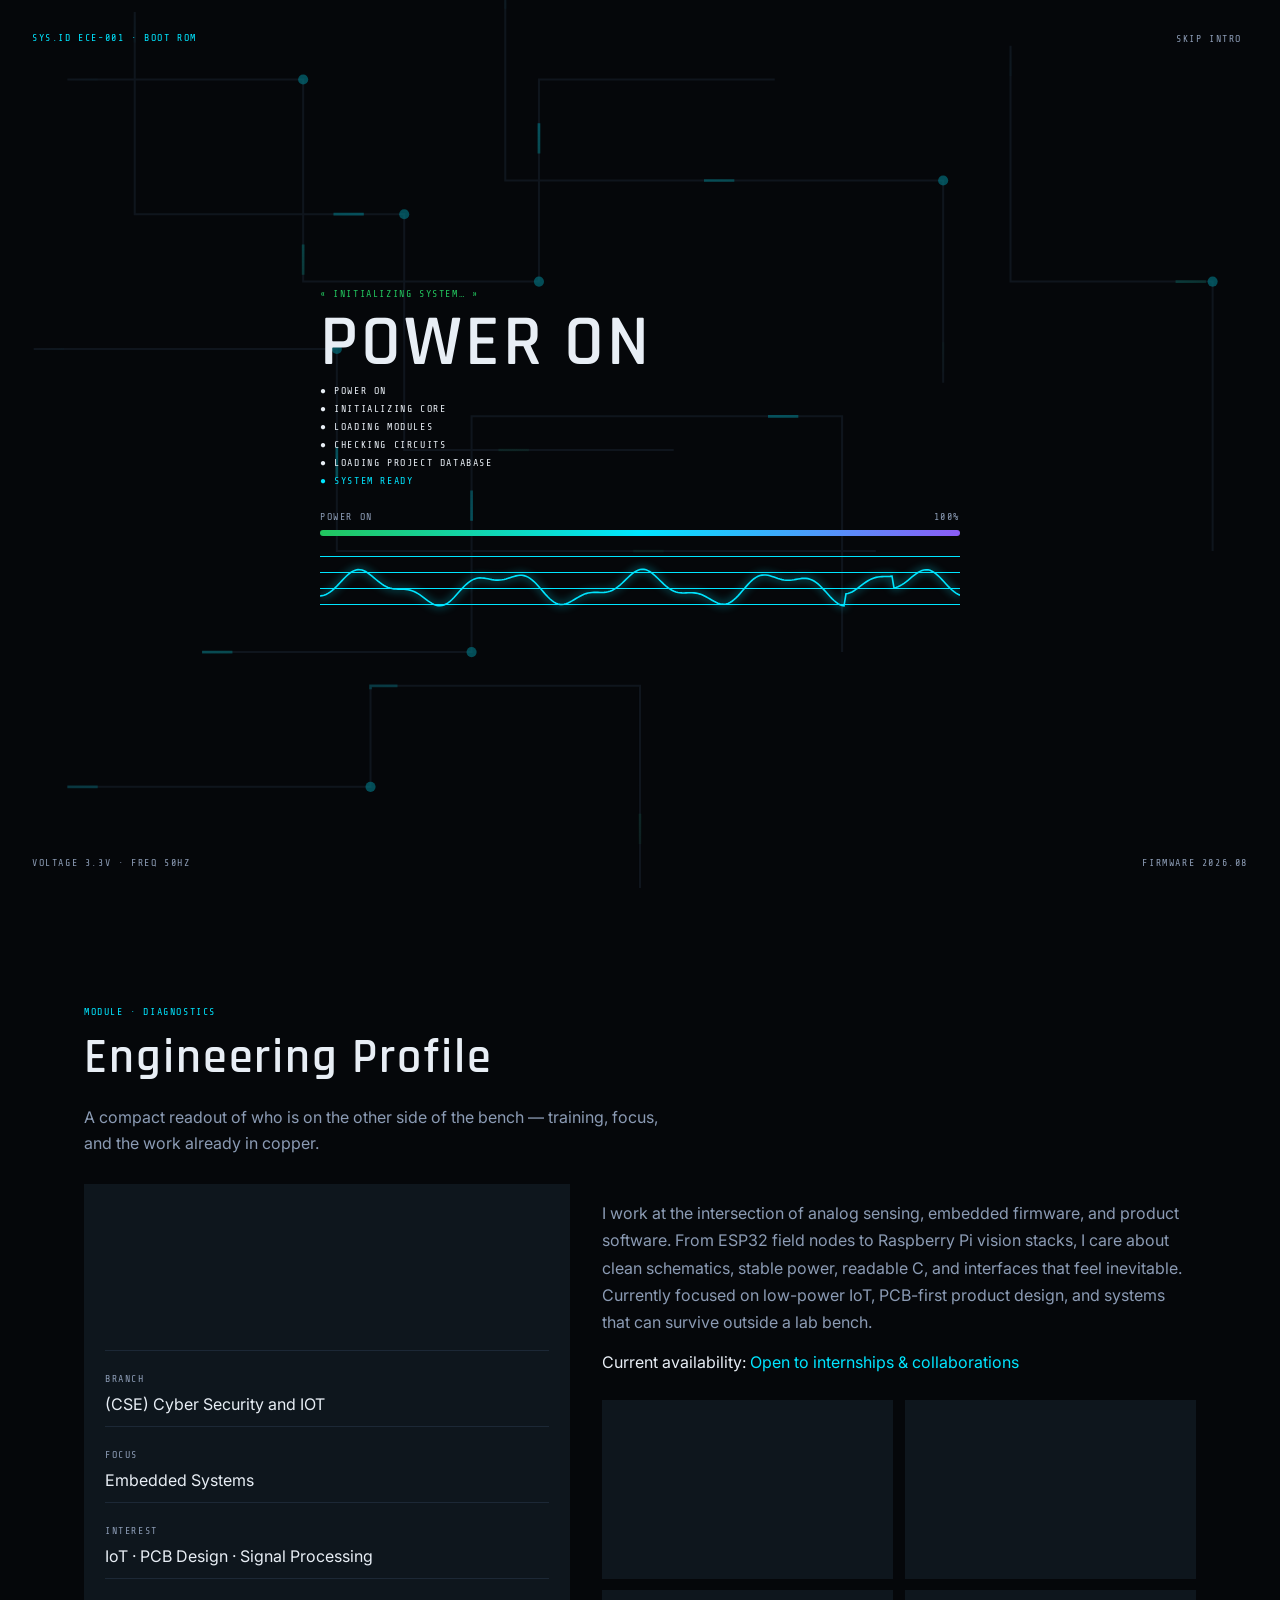
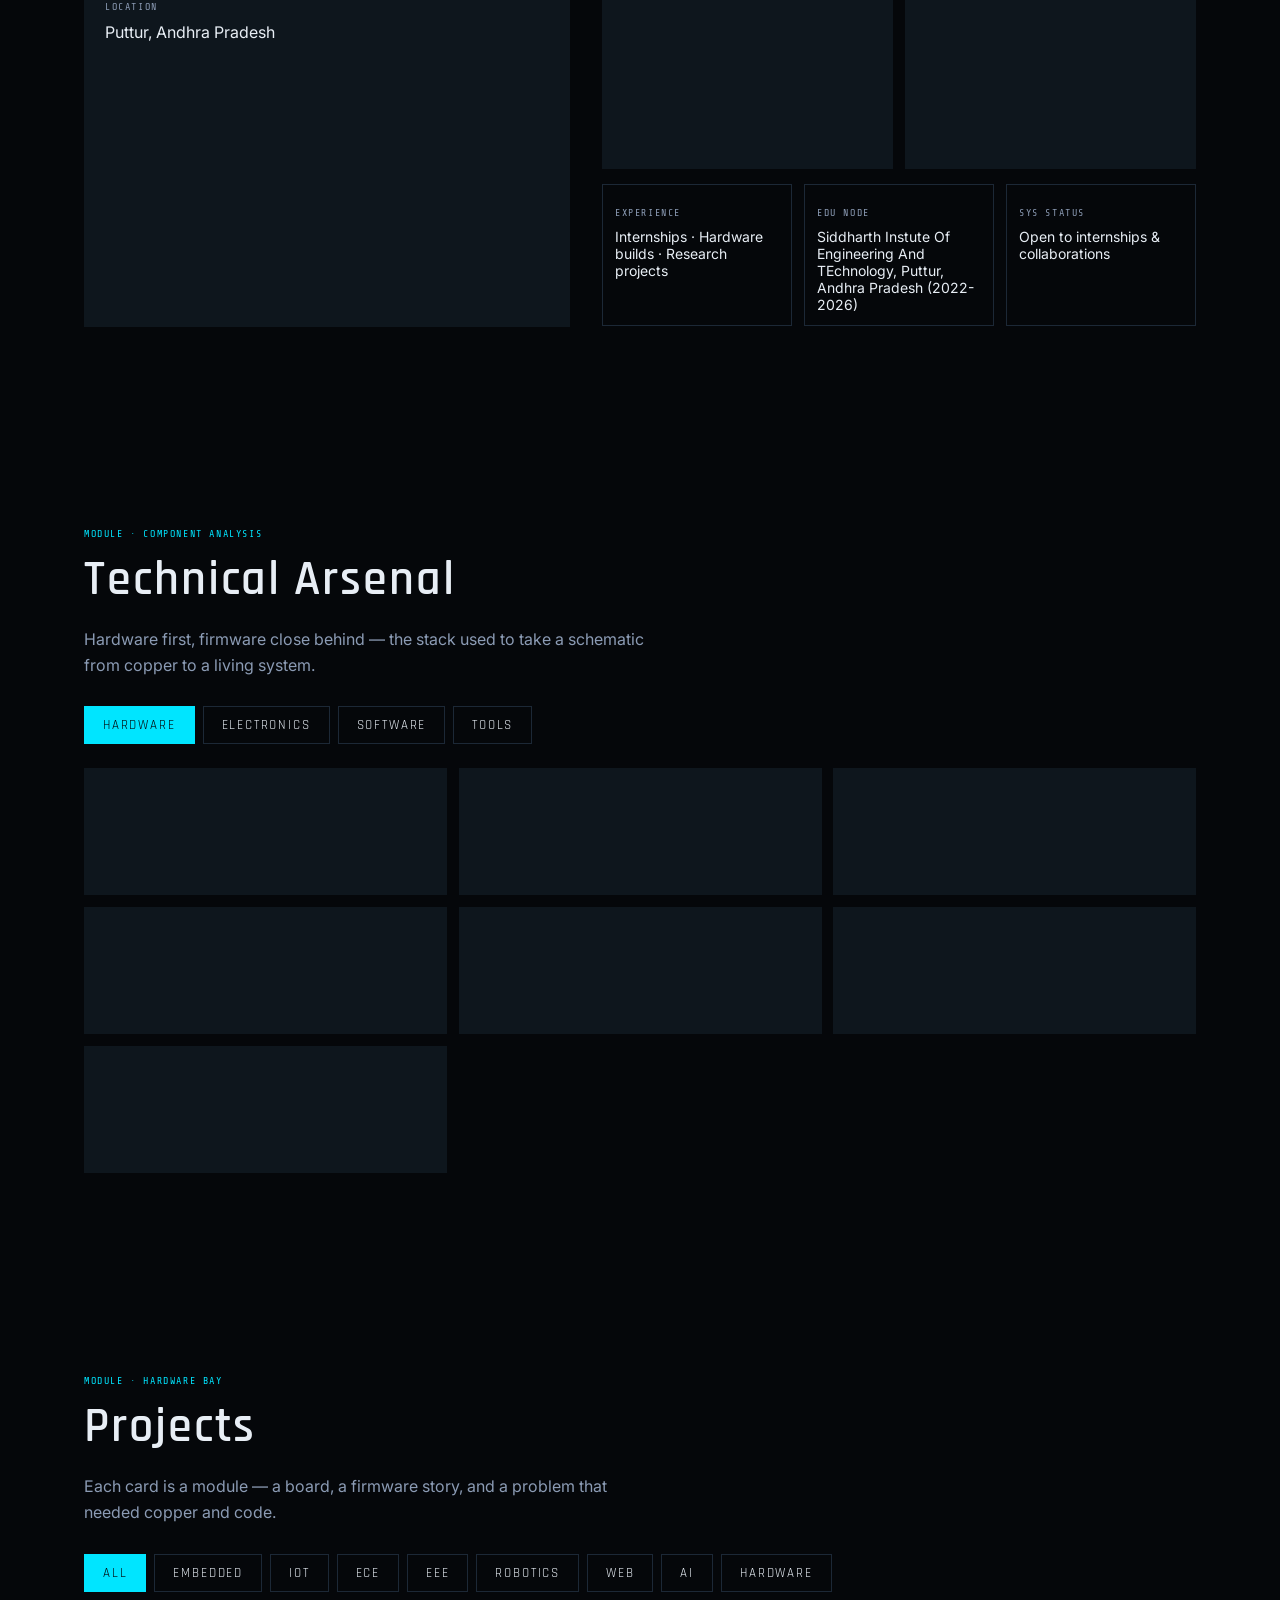
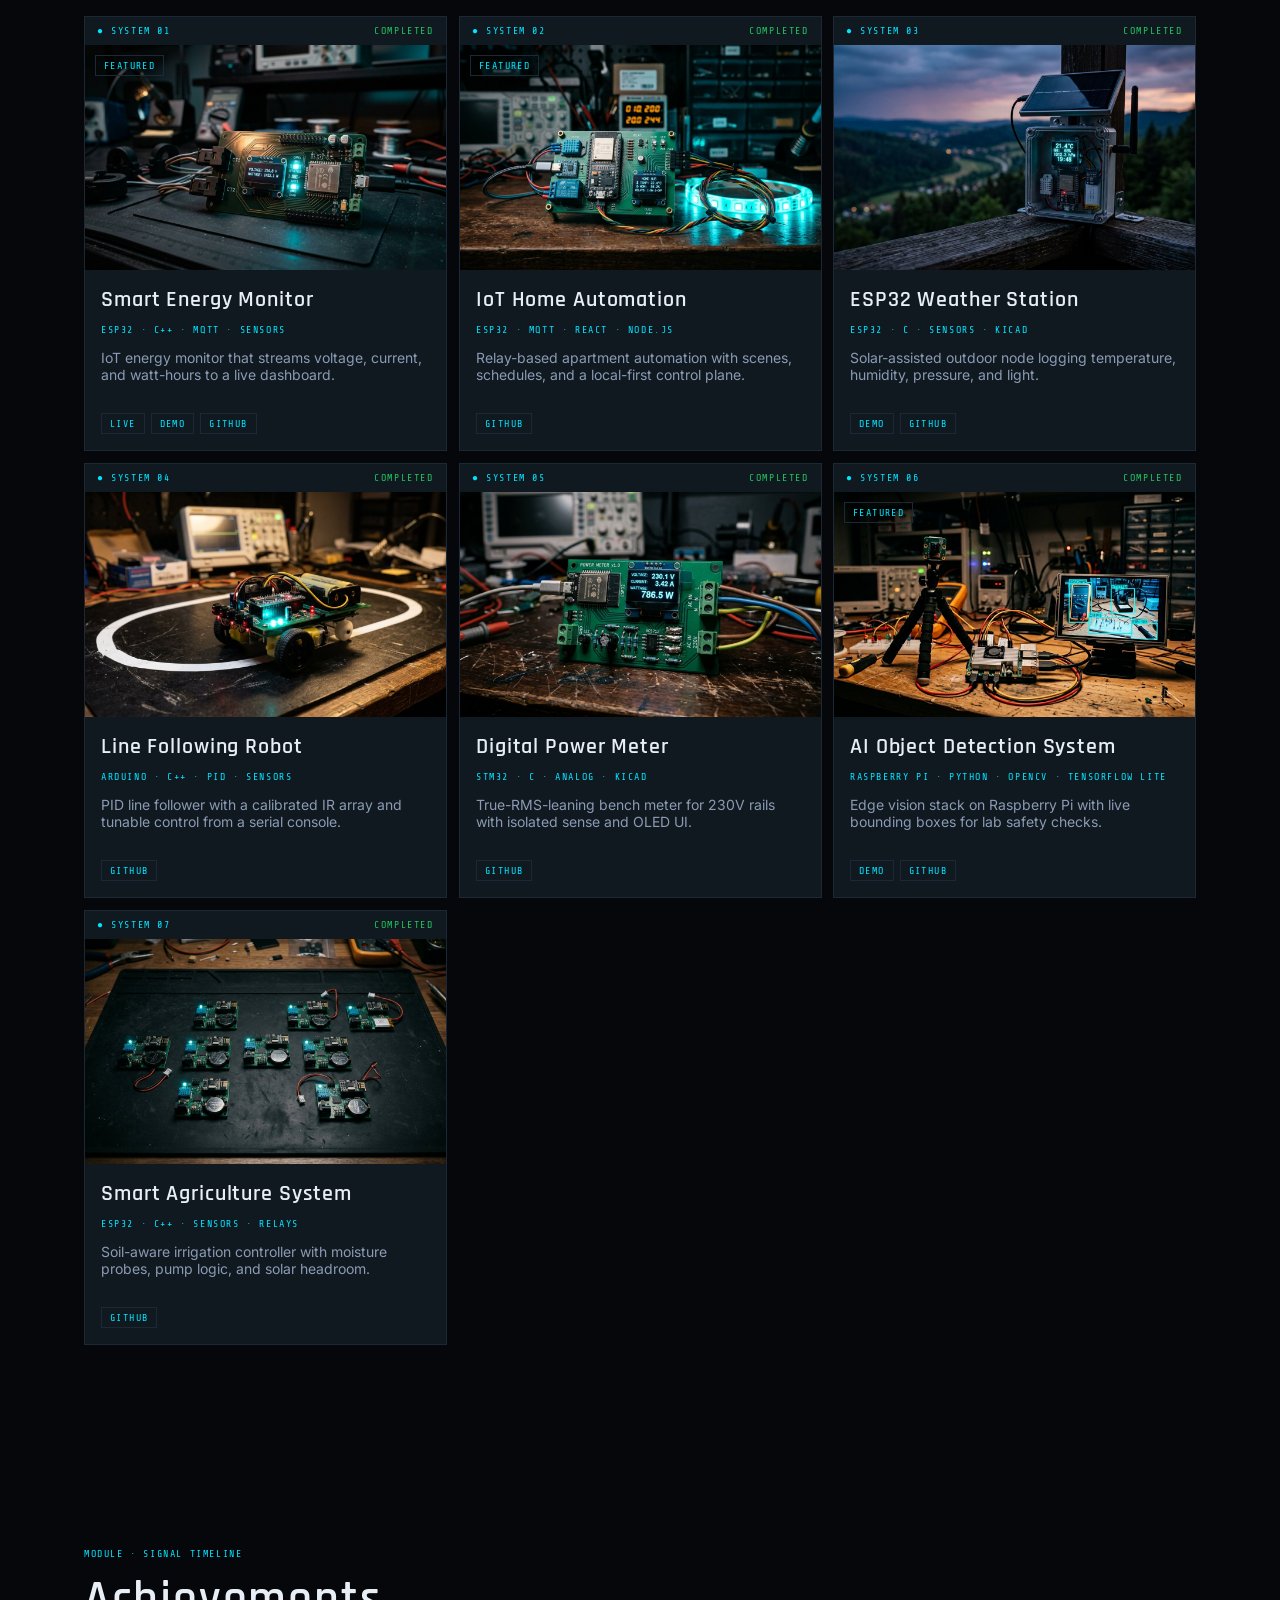
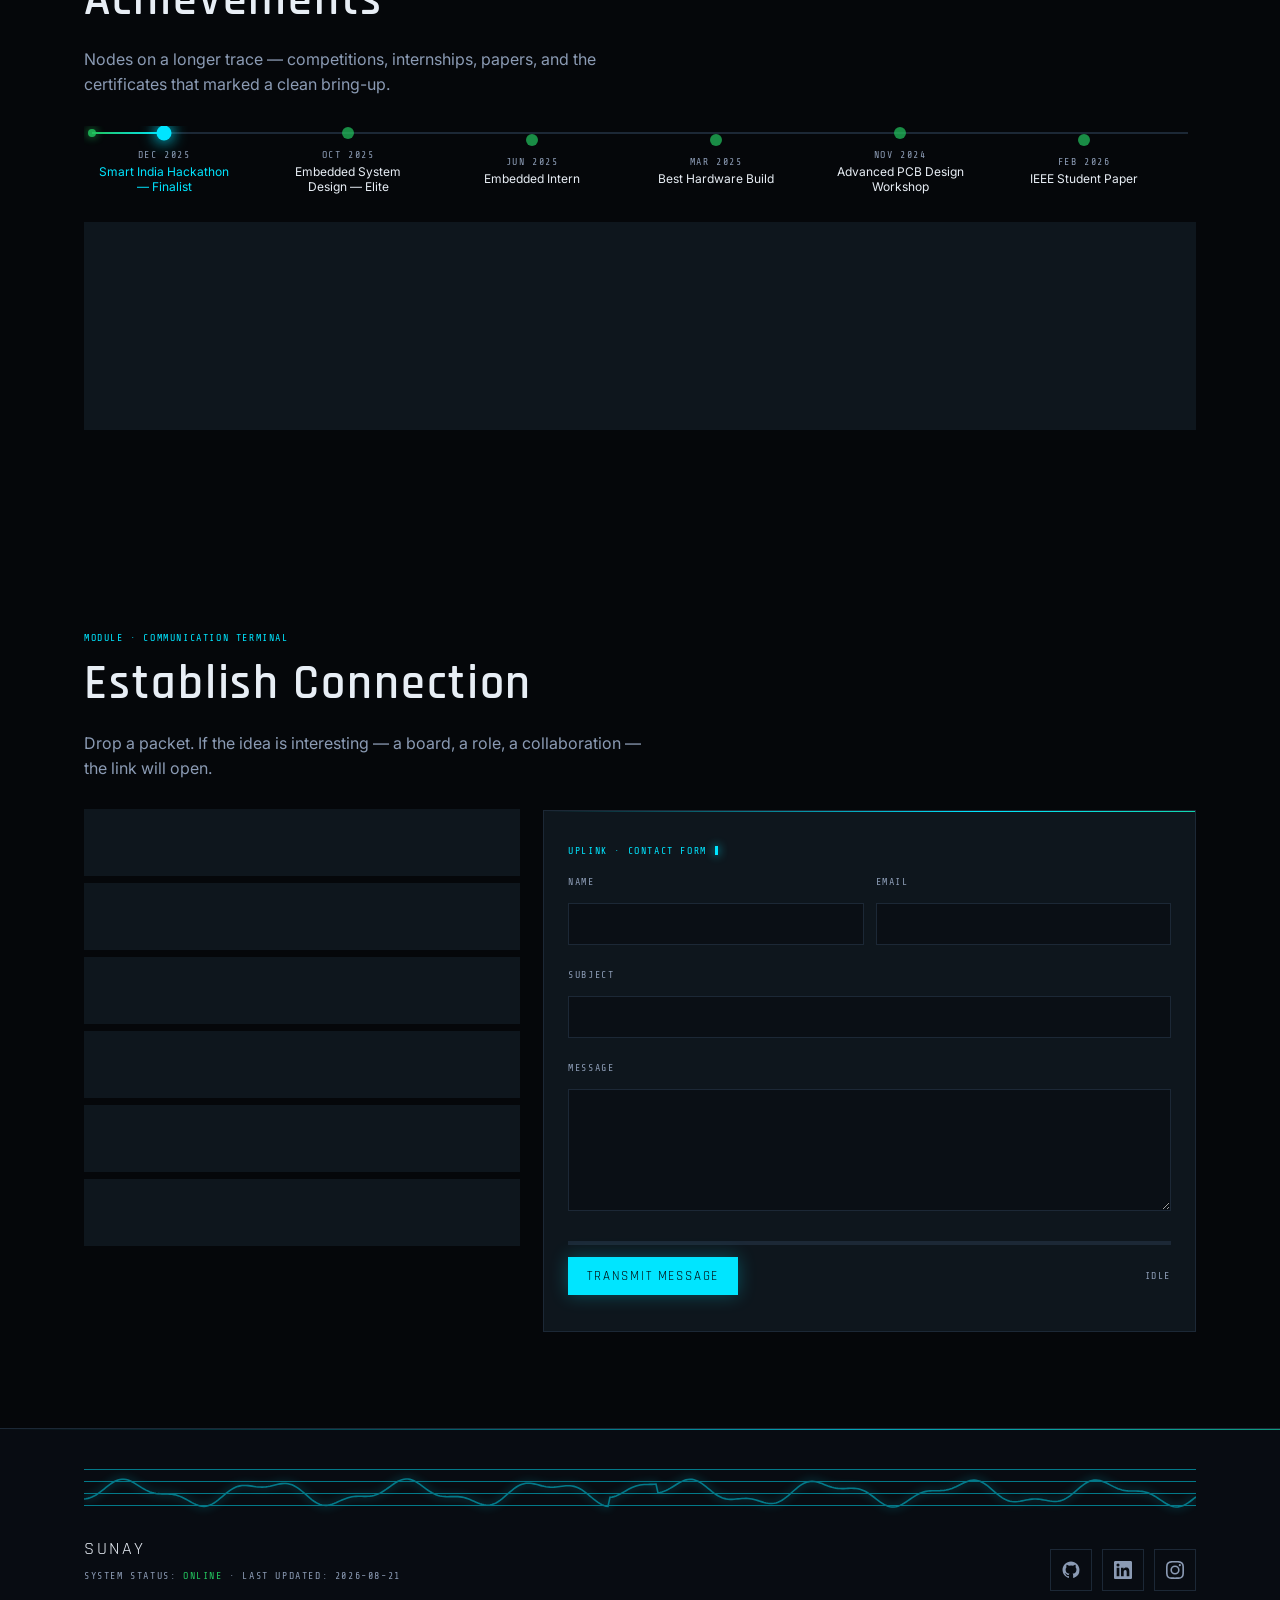
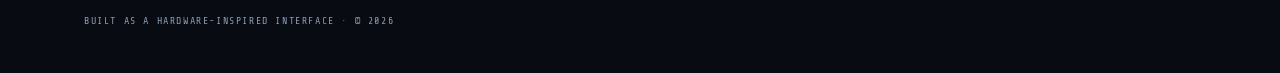
<file: index.html>
<!DOCTYPE html>
<html lang="en">
<head>
<meta charset="UTF-8"/>
<meta name="viewport" content="width=device-width, initial-scale=1"/>
<meta name="theme-color" content="#05070a"/>
<meta name="description" content="Portfolio of SUNAY, Electronics & Communication engineer building embedded systems, IoT products, and hardware-software platforms."/>
<title>SUNAY — Electronic Engineer</title>
<link rel="preconnect" href="https://fonts.googleapis.com"/>
<link href="https://fonts.googleapis.com/css2?family=Inter:wght@400;500;600;700&family=Rajdhani:wght@500;600;700&family=Share+Tech+Mono&display=swap" rel="stylesheet"/>
<style>
:root{
  --bg:#05070a;--bg2:#080c12;--panel:#101820ee;--solid:#101820;--line:#1c2836;
  --text:#e8eef5;--mute:#8b9bb4;--cyan:#00e5ff;--cyan2:#67f0ff;--pcb:#22c55e;
  --violet:#8b5cf6;--amber:#ff9100;--danger:#ff4d6d;--grid:rgba(0,229,255,.045);
  --glow:rgba(0,229,255,.28);--display:Rajdhani,Inter,sans-serif;
  --mono:"Share Tech Mono",ui-monospace,monospace;--void:#05070a;
}
[data-theme="light"]{
  --bg:#eef3f8;--bg2:#e4ebf3;--panel:#ffffffee;--solid:#ffffff;--line:#c9d5e3;
  --text:#0c1520;--mute:#4a5d73;--cyan:#007f92;--cyan2:#0496ad;--pcb:#0d8a42;
  --violet:#5b37c7;--amber:#c05600;--danger:#c81e45;--grid:rgba(12,40,70,.05);
  --glow:rgba(0,127,146,.18);--void:#eef3f8;
}
*{box-sizing:border-box}
html{scroll-behavior:smooth}
html,body{margin:0;min-height:100%;background:var(--bg);color:var(--text);font-family:Inter,system-ui,sans-serif;overflow-x:hidden;transition:background .35s ease,color .35s ease}
a{color:var(--cyan);text-decoration:none}
button,input,textarea,select{font:inherit;color:inherit}
::selection{background:color-mix(in srgb,var(--cyan) 35%,transparent);color:var(--text)}
:focus-visible{outline:2px solid var(--cyan);outline-offset:3px}
.tech{font-family:var(--mono);font-size:10px;letter-spacing:.16em;text-transform:uppercase;color:var(--mute)}
.display{font-family:var(--display)}
.glass{background:var(--panel);backdrop-filter:blur(16px);-webkit-backdrop-filter:blur(16px);border:1px solid var(--line)}
.lab-grid{background-image:linear-gradient(var(--grid) 1px,transparent 1px),linear-gradient(90deg,var(--grid) 1px,transparent 1px);background-size:48px 48px}
.led{display:inline-block;width:8px;height:8px;border-radius:99px;background:var(--pcb);box-shadow:0 0 10px var(--pcb);animation:blink 2.4s ease-in-out infinite;vertical-align:middle}
.text-glow{text-shadow:0 0 18px var(--glow)}
.caret{display:inline-block;width:.55ch;height:.85em;margin-left:2px;background:var(--cyan);box-shadow:0 0 10px var(--cyan);animation:caret 1s steps(1) infinite;vertical-align:-.08em}
.live{animation:voltage 1.8s ease-in-out infinite}
.scan-sweep{position:absolute;inset:0;pointer-events:none;overflow:hidden}
.scan-sweep:after{content:"";position:absolute;left:0;right:0;height:28%;background:linear-gradient(to bottom,transparent,color-mix(in srgb,var(--cyan) 22%,transparent),transparent);animation:scan-sweep 5.8s ease-in-out infinite}
.circuit-run{background:linear-gradient(90deg,transparent,var(--cyan),var(--pcb),transparent);background-size:200% 100%;animation:border-run 2.4s linear infinite;height:1px}
.scanlines{background:repeating-linear-gradient(to bottom,transparent 0,transparent 2px,rgba(0,0,0,.08) 3px);pointer-events:none}
@keyframes blink{0%,100%{opacity:1}50%{opacity:.35}}
@keyframes dashflow{to{stroke-dashoffset:-240}}
@keyframes scan-sweep{0%{transform:translateY(-120%);opacity:0}12%{opacity:.7}100%{transform:translateY(220%);opacity:0}}
@keyframes caret{0%,45%{opacity:1}50%,100%{opacity:0}}
@keyframes voltage{0%,100%{opacity:.55}40%{opacity:1}62%{opacity:.7}}
@keyframes float-drift{0%,100%{transform:translate3d(0,0,0)}50%{transform:translate3d(6px,-10px,0)}}
@keyframes float-y{0%,100%{transform:translateY(0)}50%{transform:translateY(-8px)}}
@keyframes border-run{to{background-position:200% 50%}}
@keyframes wordIn{to{opacity:1;transform:none;filter:none}}
@keyframes rise{from{opacity:0;transform:translateY(22px)}to{opacity:1;transform:none}}
@keyframes pulse-node{0%,100%{opacity:.45;transform:scale(1)}50%{opacity:1;transform:scale(1.25)}}
@keyframes radar{0%{transform:scale(.4);opacity:.55}100%{transform:scale(1.8);opacity:0}}
@keyframes skillIn{from{opacity:0;transform:translateY(18px) rotateX(8deg)}to{opacity:1;transform:none}}
@keyframes cardIn{from{opacity:0;transform:translateY(28px) scale(.98)}to{opacity:1;transform:none}}
@keyframes achIn{from{opacity:0;transform:translateY(16px);filter:blur(6px)}to{opacity:1;transform:none;filter:none}}
@keyframes achOut{to{opacity:0;transform:translateY(-8px);filter:blur(4px)}}
@keyframes ride{0%{left:0}50%{left:92%}100%{left:0}}
@keyframes themeWipe{from{clip-path:circle(0 at var(--x) var(--y))}to{clip-path:circle(150vmax at var(--x) var(--y))}}
@keyframes sunMoon{from{transform:rotate(-90deg) scale(.4);opacity:0}to{transform:none;opacity:1}}
@keyframes splashOut{to{opacity:0;filter:blur(8px)}}
@keyframes hop{0%{offset-distance:0%;opacity:0}8%{opacity:1}92%{opacity:1}100%{offset-distance:100%;opacity:0}}
.word{display:inline-block;margin-right:.28em;opacity:0;transform:translateY(36px);filter:blur(8px);animation:wordIn .55s cubic-bezier(.22,1,.36,1) forwards}
.rise{animation:rise .6s cubic-bezier(.22,1,.36,1) both}
.chip{border:1px solid var(--line);padding:4px 8px;font-family:var(--mono);font-size:10px;letter-spacing:.14em;text-transform:uppercase;color:var(--cyan);display:inline-block;animation:rise .5s both}
.wrap{max-width:1152px;margin:0 auto;padding:0 20px}
section.block{padding:96px 0;position:relative}
h1,h2,h3{font-family:var(--display);font-weight:600;letter-spacing:.04em}
h1{font-size:clamp(36px,7vw,72px);line-height:.95;margin:8px 0}
h2{font-size:clamp(28px,5vw,48px);margin:8px 0 16px}
.sub{color:var(--mute);max-width:36rem;line-height:1.6;margin:0 0 28px}
nav.top{position:fixed;top:12px;left:12px;right:12px;z-index:50;display:flex;align-items:center;justify-content:space-between;gap:12px;padding:10px 16px;max-width:1152px;margin:0 auto;transition:box-shadow .3s,border-color .3s}
nav.top.scrolled{border-color:color-mix(in srgb,var(--cyan) 25%,var(--line));box-shadow:0 0 24px var(--glow)}
.nav-links{display:none;flex-wrap:wrap;gap:4px}
@media(min-width:1024px){.nav-links{display:flex}}
.nav-links a,.nav-links button{background:none;border:0;cursor:pointer;color:var(--mute);font-family:var(--mono);font-size:11px;letter-spacing:.16em;text-transform:uppercase;padding:6px 10px}
.nav-links a:hover,.nav-links a.active{color:var(--cyan)}
.logo{display:flex;align-items:center;gap:10px;background:none;border:0;color:inherit;cursor:pointer}
.logo-mark{width:32px;height:32px;display:grid;place-items:center;border:1px solid color-mix(in srgb,var(--cyan) 40%,transparent);color:var(--cyan);font-family:var(--display)}
.nav-right{display:flex;align-items:center;gap:10px}
.online{display:none;align-items:center;gap:8px;color:var(--pcb)}
@media(min-width:640px){.online{display:flex}.logo span.hidden-sm{display:block}}@media(max-width:639px){.logo span.hidden-sm{display:none}}
.icon-btn{width:36px;height:36px;display:grid;place-items:center;border:1px solid var(--line);background:transparent;color:var(--mute);cursor:pointer;position:relative;overflow:hidden}
.icon-btn:hover{color:var(--cyan);border-color:color-mix(in srgb,var(--cyan) 40%,var(--line))}
.theme-btn svg{position:absolute;width:16px;height:16px;transition:transform .45s cubic-bezier(.22,1,.36,1),opacity .3s}
.theme-btn .ico-sun{opacity:1;transform:rotate(0) scale(1)}
.theme-btn .ico-moon{opacity:0;transform:rotate(90deg) scale(.4)}
[data-theme="light"] .theme-btn .ico-sun{opacity:0;transform:rotate(-90deg) scale(.4)}
[data-theme="light"] .theme-btn .ico-moon{opacity:1;transform:rotate(0) scale(1)}
.burger{display:grid}
@media(min-width:1024px){.burger{display:none}}
.mobile-menu{display:none;position:fixed;top:64px;left:12px;right:12px;z-index:49;padding:12px;max-width:1152px;margin:0 auto}
.mobile-menu.on{display:block}
.mobile-menu a{display:block;width:100%;text-align:left;padding:10px 12px;font-family:var(--mono);font-size:12px;letter-spacing:.16em;text-transform:uppercase;color:var(--text)}
.btn{display:inline-flex;align-items:center;justify-content:center;gap:8px;padding:10px 18px;border:1px solid var(--line);background:transparent;color:var(--text);font-family:var(--display);font-size:13px;letter-spacing:.14em;text-transform:uppercase;cursor:pointer;transition:transform .15s,border-color .2s,color .2s,background .2s}
.btn>span{display:inline-flex;align-items:center;gap:8px;transition:transform .15s ease-out}
.btn:hover{transform:translateY(-2px);border-color:color-mix(in srgb,var(--cyan) 50%,var(--line));color:var(--cyan)}
.btn.p{background:var(--cyan);color:var(--bg);border-color:var(--cyan);box-shadow:0 0 18px var(--glow)}
.btn.p:hover{color:var(--bg);filter:brightness(1.08)}
.btn.on{background:var(--cyan);color:var(--bg);border-color:var(--cyan)}
.hero{min-height:100vh;padding:120px 0 64px;position:relative;overflow:hidden}
.hero-grid{display:grid;gap:40px;align-items:center;position:relative;z-index:2}
@media(min-width:960px){.hero-grid{grid-template-columns:1.05fr .95fr}}
.pcb{position:relative;aspect-ratio:4/3;border:1px solid var(--line);background:color-mix(in srgb,var(--bg2) 80%,transparent);overflow:hidden;touch-action:none;cursor:crosshair;border-radius:2px}
.pcb svg{width:100%;height:100%;display:block}.pcb .orbit{transform-box:fill-box;transform-origin:center}
.pcb-lab{position:absolute;pointer-events:none;font-family:var(--mono);font-size:10px;letter-spacing:.18em;text-transform:uppercase}
.float-lab{position:absolute;z-index:2;border:1px solid var(--line);background:color-mix(in srgb,var(--bg) 80%,transparent);padding:3px 8px;font-family:var(--mono);font-size:9px;letter-spacing:.16em;animation:float-drift 7s ease-in-out infinite}
.meta{display:grid;grid-template-columns:1fr 1fr;gap:8px;margin-top:28px}
@media(min-width:640px){.meta{grid-template-columns:repeat(4,1fr)}}
.meta div{border:1px solid var(--line);padding:10px 12px;animation:rise .55s both}
.cards{display:grid;gap:12px}
@media(min-width:640px){.cards{grid-template-columns:1fr 1fr}}
@media(min-width:960px){.cards.three{grid-template-columns:1fr 1fr 1fr}}
.card{position:relative;border:1px solid var(--line);background:var(--solid);padding:0;overflow:hidden;display:flex;flex-direction:column;transform-style:preserve-3d;transition:transform .2s ease;animation:cardIn .55s cubic-bezier(.22,1,.36,1) both}
.card .run{position:absolute;inset:0 0 auto 0;height:1px;opacity:0;transition:opacity .3s}
.card:hover .run{opacity:1}
.card .body{padding:16px}
.card img{width:100%;height:180px;object-fit:cover;background:var(--bg2);display:block;transition:transform .7s ease}
.card:hover img{transform:scale(1.1)}
.imgwrap{position:relative;overflow:hidden;aspect-ratio:16/10;background:var(--bg2)}
.imgwrap img{width:100%;height:100%;object-fit:cover}
.card .scan{position:absolute;inset:0;opacity:0;pointer-events:none;overflow:hidden;transition:opacity .3s}
.card:hover .scan{opacity:1}
.skill{position:relative;overflow:hidden;padding:16px;animation:skillIn .55s cubic-bezier(.22,1,.36,1) both;transform-style:preserve-3d;transition:transform .2s}
.skill .run{position:absolute;inset:0 0 auto 0;height:1px;opacity:0}
.skill:hover .run{opacity:1}
.stat{font-family:var(--display);font-size:36px;color:var(--cyan)}
.bar{height:4px;background:var(--line);overflow:hidden;margin-top:14px}
.bar>i{display:block;height:100%;width:0;background:linear-gradient(90deg,var(--pcb),var(--cyan));transition:width .9s cubic-bezier(.22,1,.36,1)}
.bar.in>i{width:var(--lvl)}
.modal{position:fixed;inset:0;background:color-mix(in srgb,var(--bg) 80%,transparent);backdrop-filter:blur(12px);z-index:70;overflow:auto;padding:24px;display:none;opacity:0}
.modal.on{display:block;animation:rise .35s ease both}
.modal .box{max-width:860px;margin:32px auto;background:var(--solid);border:1px solid var(--line);position:relative;animation:cardIn .45s cubic-bezier(.22,1,.36,1) both}
.splash{position:fixed;inset:0;z-index:90;background:var(--bg);display:flex;flex-direction:column;justify-content:space-between;padding:32px}
.splash.out{animation:splashOut .5s forwards;pointer-events:none}
.hidden{display:none !important}
.field{width:100%;margin:6px 0 14px;padding:10px;background:color-mix(in srgb,var(--bg) 40%,transparent);border:1px solid var(--line);outline:none;transition:border-color .2s}
.field:focus{border-color:var(--cyan)}
footer.ft{border-top:1px solid var(--line);background:var(--bg2);padding:40px 20px;position:relative;overflow:hidden}
footer.ft .run{position:absolute;inset:0 0 auto 0;height:1px;opacity:.7}
.msg{font-family:var(--mono);font-size:12px;color:var(--pcb)}.msg.bad{color:var(--danger)}
.dot{position:absolute;border-radius:99px;pointer-events:none;box-shadow:0 0 10px currentColor;animation:float-drift 6s ease-in-out infinite}
#cursor-dot,#cursor-ring{position:fixed;top:0;left:0;pointer-events:none;z-index:80;transform:translate(-50%,-50%);border-radius:99px}
#cursor-dot{width:6px;height:6px;background:var(--cyan)}
#cursor-ring{width:36px;height:36px;border:1px solid color-mix(in srgb,var(--cyan) 50%,transparent);transition:width .15s,height .15s,border-color .15s}
#scroll-meter{position:fixed;top:50%;right:12px;width:12px;height:160px;transform:translateY(-50%);z-index:40;display:none}
@media(min-width:900px){#scroll-meter{display:block}}
#scroll-meter .track{width:1px;height:100%;background:var(--line);margin:0 auto;position:relative;overflow:hidden}
#scroll-meter .fill{position:absolute;top:0;left:0;width:100%;background:linear-gradient(to bottom,var(--cyan),var(--pcb))}
#scroll-meter .knob{position:absolute;left:50%;width:8px;height:8px;margin-left:-4px;border-radius:99px;background:var(--cyan);box-shadow:0 0 10px var(--cyan)}
.circuit-bg{position:absolute;inset:0;width:100%;height:100%;opacity:.45;pointer-events:none}
.timeline{position:relative;display:flex;gap:40px;overflow-x:auto;padding:0 8px 28px}
.timeline .rail{position:absolute;left:8px;right:8px;height:2px;background:var(--line);top:5px}
.timeline .rail-fill{position:absolute;left:8px;height:2px;width:0;top:5px;background:linear-gradient(90deg,var(--pcb),var(--cyan));transition:width .55s cubic-bezier(.22,1,.36,1);z-index:1}
.timeline .pulse{position:absolute;top:1px;left:8px;width:10px;height:10px;margin-left:-5px;border-radius:99px;background:var(--cyan);box-shadow:0 0 14px var(--cyan);z-index:3;transition:left .55s cubic-bezier(.22,1,.36,1),top .2s;animation:none}
.timeline .glint{position:absolute;top:2px;left:8px;width:8px;height:8px;margin-left:-4px;border-radius:99px;background:var(--pcb);box-shadow:0 0 10px var(--pcb);z-index:2;animation:ride 7.5s linear infinite;opacity:.85}
.soc{display:flex;flex-wrap:wrap;gap:10px;align-items:center}
.soc a{width:42px;height:42px;display:grid;place-items:center;border:1px solid var(--line);color:var(--mute);background:transparent;transition:color .2s,border-color .2s,transform .2s,box-shadow .2s}
.soc a:hover{color:var(--cyan);border-color:var(--cyan);transform:translateY(-3px);box-shadow:0 0 16px var(--glow)}
.soc a svg{display:block}
.node{position:relative;z-index:1;width:144px;text-align:center;flex:0 0 auto;background:none;border:0;cursor:pointer;color:inherit;animation:rise .5s both;scroll-snap-align:center}
.node i{display:block;width:12px;height:12px;margin:0 auto 10px;border-radius:99px;background:color-mix(in srgb,var(--pcb) 70%,transparent);transition:transform .25s,background .25s,box-shadow .25s;position:relative;z-index:2}
.node.on i{background:var(--cyan);box-shadow:0 0 14px var(--cyan);transform:scale(1.25)}
.node .nt{margin-top:4px;font-size:12px;color:var(--text)}
.node.on .nt{color:var(--cyan)}
.ach-detail{position:relative;overflow:hidden;padding:24px 32px;animation:achIn .35s ease both}
.ach-detail .run{position:absolute;inset:0 0 auto 0;height:1px}
.tx{height:4px;background:var(--line);margin:12px 0;overflow:hidden}
.tx>i{display:block;height:100%;width:0;background:linear-gradient(90deg,var(--pcb),var(--cyan),var(--violet));transition:width .4s}
.tabs{display:flex;flex-wrap:wrap;gap:8px;margin-bottom:24px}
.about-grid{display:grid;gap:32px}
@media(min-width:960px){.about-grid{grid-template-columns:.9fr 1.1fr}}
.profile-pic{position:relative;width:96px;height:96px;flex:0 0 96px}
.profile-pic img{width:96px;height:96px;object-fit:cover;border:1px solid color-mix(in srgb,var(--cyan) 30%,transparent)}
.profile-pic .scan{position:absolute;inset:0;overflow:hidden;pointer-events:none}
.dl{display:flex;gap:12px;border-top:1px solid var(--line);padding-top:12px;margin-top:12px}
.contact-grid{display:grid;gap:24px}
@media(min-width:960px){.contact-grid{grid-template-columns:.8fr 1.2fr}}
.clink{display:flex;align-items:center;gap:12px;padding:14px 16px;margin-bottom:8px;transition:transform .2s,border-color .2s}
.clink-ico{width:36px;height:36px;display:grid;place-items:center;border:1px solid color-mix(in srgb,var(--cyan) 35%,var(--line));color:var(--cyan);flex:0 0 36px}
.clink-ico svg{display:block;width:16px;height:16px}
.clink:hover{transform:translateX(6px);border-color:color-mix(in srgb,var(--cyan) 40%,var(--line))}
#theme-wipe{position:fixed;inset:0;z-index:120;pointer-events:none;opacity:0;background:var(--bg)}
#theme-wipe.go{opacity:1;animation:themeWipe .5s cubic-bezier(.22,1,.36,1) forwards}
.glow-orb{position:absolute;pointer-events:none;border-radius:999px;filter:blur(48px)}
.filter-row{display:flex;flex-wrap:wrap;gap:8px;margin-bottom:24px}
@media (pointer:coarse){#cursor-dot,#cursor-ring{display:none}body,body *{cursor:auto !important}}
@media (prefers-reduced-motion:reduce){
  html{scroll-behavior:auto}
  .scan-sweep:after,.live,.caret,.circuit-run,.float-lab,.dot,.led,.word,.rise,.chip,.card,.skill,.ach-detail,.timeline .pulse,.theme-btn svg{animation:none !important}
  .word{opacity:1;transform:none;filter:none}
}

</style>
</head>
<body>
<div id="theme-wipe" aria-hidden="true"></div>
<div id="splash" class="splash lab-grid">
  <div class="scanlines" style="position:absolute;inset:0;opacity:.4"></div>
  <div style="display:flex;justify-content:space-between;position:relative;z-index:1"><span class="tech" style="color:var(--cyan)">SYS.ID ECE-001 · BOOT ROM</span><button class="tech" style="background:none;border:0;color:var(--mute);cursor:pointer" onclick="skipSplash()">SKIP INTRO</button></div>
  <div style="max-width:640px;margin:auto;width:100%;position:relative;z-index:1">
    <p class="tech" style="color:var(--pcb)">« INITIALIZING SYSTEM… »</p>
    <h1 class="display">POWER ON</h1>
    <div id="boot-steps"></div>
    <div style="margin-top:24px;display:flex;justify-content:space-between" class="tech"><span id="boot-step-lab">POWER ON</span><span id="boot-pct">008%</span></div>
    <div style="height:6px;background:var(--line);margin-top:8px;overflow:hidden;border-radius:99px"><div id="boot-bar" style="height:100%;width:8%;background:linear-gradient(90deg,var(--pcb),var(--cyan),var(--violet));transition:width .4s"></div></div>
    <canvas id="boot-scope" style="width:100%;height:64px;margin-top:20px"></canvas>
  </div>
  <div class="tech" style="display:flex;justify-content:space-between;position:relative;z-index:1"><span>VOLTAGE 3.3V · FREQ 50Hz</span><span>FIRMWARE 2026.08</span></div>
</div>

<nav class="top glass">
  <button class="logo" type="button" onclick="go('home')">
    <span class="logo-mark" id="nav-ini">AV</span>
    <span class="hidden-sm"><span class="display" id="nav-name" style="display:block;font-size:14px;letter-spacing:.16em">ECE LAB</span><span class="tech">SYS.ID ECE-001</span></span>
  </button>
  <div class="nav-links" id="nav-links"></div>
  <div class="nav-right">
    <span class="tech online"><span class="led"></span> SYSTEM ONLINE</span>
    <button class="icon-btn theme-btn" id="theme-btn" type="button" aria-label="Toggle theme" onclick="toggleTheme(event)">
      <svg class="ico-sun" viewBox="0 0 24 24" fill="none" stroke="currentColor" stroke-width="1.8" stroke-linecap="round"><circle cx="12" cy="12" r="4"/><path d="M12 2v2M12 20v2M4.93 4.93l1.41 1.41M17.66 17.66l1.41 1.41M2 12h2M20 12h2M4.93 19.07l1.41-1.41M17.66 6.34l1.41-1.41"/></svg>
      <svg class="ico-moon" viewBox="0 0 24 24" fill="none" stroke="currentColor" stroke-width="1.8" stroke-linecap="round"><path d="M21 14.5A8.5 8.5 0 1 1 9.5 3 7 7 0 0 0 21 14.5z"/></svg>
    </button>
    <button class="icon-btn burger" type="button" aria-label="Open menu" onclick="document.getElementById('mobile-menu').classList.toggle('on')">☰</button>
  </div>
</nav>
<div id="mobile-menu" class="glass mobile-menu"></div>

<section class="hero" id="home">
  <div class="glow-orb" style="top:-96px;right:0;width:320px;height:320px;background:color-mix(in srgb,var(--cyan) 12%,transparent)"></div>
  <div class="glow-orb" style="bottom:0;left:0;width:280px;height:280px;background:color-mix(in srgb,var(--pcb) 12%,transparent)"></div>
  <div class="lab-grid" style="position:absolute;inset:0;opacity:.6"></div>
  <div class="scan-sweep"></div>
  <div class="wrap hero-grid">
    <div>
      <p class="tech rise" style="color:var(--pcb)" id="h-loc"></p>
      <p class="tech rise" style="color:var(--cyan);margin-top:12px;animation-delay:.08s" id="h-title"></p>
      <h1 class="text-glow display" id="h-name"></h1>
      <p class="text-glow display" id="h-head" style="font-size:clamp(22px,4.2vw,40px);line-height:1.05;margin:10px 0 0;letter-spacing:.04em"></p>
      <p class="rise" style="color:var(--mute);max-width:36rem;line-height:1.6;animation-delay:.55s" id="h-bio"></p>
      <div id="h-tags" style="margin-top:16px;display:flex;flex-wrap:wrap;gap:8px"></div>
      <div style="margin-top:28px;display:flex;flex-wrap:wrap;gap:10px">
        <button class="btn p" type="button" onclick="go('projects')"><span>View Projects →</span></button>
        <a class="btn" id="h-resume" href="./resume.html"><span>Resume</span></a>
        <button class="btn" type="button" onclick="go('contact')"><span>Contact</span></button>
      </div>
      <div class="meta" id="h-meta"></div>
    </div>
    <div id="pcb-stage" style="position:relative;will-change:transform">
      <span class="float-lab" style="top:-10px;left:24px;color:var(--mute)">U3 · ESP32-WROOM</span>
      <span class="float-lab" style="top:32%;right:-8px;color:var(--cyan);border-color:color-mix(in srgb,var(--cyan) 30%,transparent);animation-delay:.15s">NET 3V3</span>
      <span class="float-lab" style="bottom:96px;left:8px;color:var(--pcb);border-color:color-mix(in srgb,var(--pcb) 40%,transparent);animation-delay:.3s">SIG · 98%</span>
      <span class="float-lab" style="top:8px;right:40px;color:var(--violet);border-color:color-mix(in srgb,var(--violet) 30%,transparent);animation-delay:.45s">GPIO · BUS</span>
      <div class="pcb lab-grid" id="pcb"></div>
      <div class="tech" style="display:flex;justify-content:space-between;margin-top:8px"><span class="live">SIGNAL 98% · VCC 3.3V</span><span>PROBE ACTIVE</span></div>
      <canvas id="hero-scope" style="width:100%;height:70px"></canvas>
    </div>
  </div>
</section>

<section class="block" id="about"><div class="wrap" id="about-box"></div></section>
<section class="block" id="skills">
  <div class="wrap">
    <p class="tech" style="color:var(--cyan)">MODULE · COMPONENT ANALYSIS</p>
    <h2>Technical Arsenal</h2>
    <p class="sub">Hardware first, firmware close behind — the stack used to take a schematic from copper to a living system.</p>
    <div class="tabs" id="skill-tabs"></div>
    <div class="cards three" id="skills-grid"></div>
  </div>
</section>
<section class="block" id="projects">
  <div class="wrap">
    <p class="tech" style="color:var(--cyan)">MODULE · HARDWARE BAY</p>
    <h2>Projects</h2>
    <p class="sub">Each card is a module — a board, a firmware story, and a problem that needed copper and code.</p>
    <div class="filter-row" id="proj-tabs"></div>
    <div class="cards three" id="proj-grid"></div>
  </div>
</section>
<section class="block" id="achievements"><div class="wrap" id="ach-box"></div></section>
<section class="block" id="contact"><div class="wrap" id="contact-box"></div></section>
<footer class="ft"><div class="wrap" id="foot"></div></footer>
<div class="modal" id="modal" role="dialog" aria-modal="true"></div>
<script type="application/json" id="SEED">{
  "profile": {
    "name": "SUNAY",
    "title": "Electronic Engineer",
    "headline": "BUILDING THE FUTURE\nONE CIRCUIT AT A TIME.",
    "tagline": "Embedded systems · IoT · hardware-software co-design",
    "bio": "Electronics and Communication engineer who treats every board like a story — power rails, signal integrity, firmware, and the interface a human actually touches. I design, prototype, and ship systems that live between silicon and the physical world.",
    "longBio": "I work at the intersection of analog sensing, embedded firmware, and product software. From ESP32 field nodes to Raspberry Pi vision stacks, I care about clean schematics, stable power, readable C, and interfaces that feel inevitable. Currently focused on low-power IoT, PCB-first product design, and systems that can survive outside a lab bench.",
    "branch": "Electronics & Communication Engineering",
    "education": "B.Tech CSE · STDN, Puttur",
    "educationDetail": "Siddharth Instute Of Engineering And TEchnology, Puttur, Andhra Pradesh (2022-2026)",
    "location": "Putur, Andhra Pradesh",
    "focus": "Embedded Systems",
    "interest": "IoT · PCB Design · Signal Processing",
    "experience": "Internships · Hardware builds · Research projects",
    "status": "Building",
    "availability": "Open to internships & collaborations",
    "email": "sunayp16@gmail.com",
    "phone": "+91 98765 43210",
    "github": "https://github.com/sunay-6",
    "linkedin": "https://linkedin.com/in/adityavarma",
    "instagram": "https://instagram.com/aditya.circuits",
    "resumeUrl": "/resume.html",
    "image": "/images/profile.jpg",
    "stats": {
      "projects": 12,
      "technologies": 18,
      "hardware": 8,
      "achievements": 6
    }
  },
  "settings": {
    "siteTitle": "SUNAY — Electronic Engineer",
    "siteDescription": "Portfolio of SUNAY, Electronics & Communication engineer building embedded systems, IoT products, and hardware-software platforms.",
    "lastUpdated": "2026-08-19"
  },
  "stats": {
    "views": 1284
  },
  "projects": [
    {
      "id": "p1",
      "title": "Smart Energy Monitor",
      "description": "IoT energy monitor that streams voltage, current, and watt-hours to a live dashboard.",
      "fullDescription": "A production-minded energy monitor built around ESP32 and a non-invasive CT sensor. The analog front-end is conditioned, sampled, and calibrated against a reference meter.",
      "problem": "Hostel and lab spaces had no cheap, trustworthy way to see real-time consumption.",
      "solution": "A clamp-on CT + voltage sense PCB with calibrated firmware and a cloud dashboard.",
      "category": "IoT",
      "technologies": [
        "ESP32",
        "C++",
        "MQTT",
        "Sensors",
        "KiCad"
      ],
      "hardware": [
        "ESP32-WROOM",
        "SCT-013 CT",
        "OLED"
      ],
      "features": [
        "Real-time V/I/P",
        "kWh accumulation",
        "MQTT telemetry"
      ],
      "image": "/images/projects/energy-monitor.jpg",
      "liveUrl": "https://energy.adityavarma.dev",
      "demoUrl": "https://www.youtube.com/watch?v=dQw4w9WgXcQ",
      "githubUrl": "https://github.com/adityavarma/smart-energy-monitor",
      "featured": true,
      "status": "Completed",
      "date": "2025-11",
      "order": 1
    },
    {
      "id": "p2",
      "title": "IoT Home Automation",
      "description": "Relay-based apartment automation with scenes, schedules, and a local-first control plane.",
      "fullDescription": "A home automation hub that prefers the LAN. ESP32 firmware drives relays and sensors.",
      "problem": "Cloud-only smart switches fail when the uplink dies.",
      "solution": "Local MQTT broker, latching relays, and a LAN dashboard.",
      "category": "IoT",
      "technologies": [
        "ESP32",
        "MQTT",
        "React",
        "Node.js"
      ],
      "hardware": [
        "ESP32",
        "4-ch relay",
        "DHT22"
      ],
      "features": [
        "Room scenes",
        "Schedules",
        "Local-first"
      ],
      "image": "/images/projects/home-automation.jpg",
      "liveUrl": "",
      "demoUrl": "",
      "githubUrl": "https://github.com/adityavarma/iot-home-hub",
      "featured": true,
      "status": "Completed",
      "date": "2025-08",
      "order": 2
    },
    {
      "id": "p3",
      "title": "ESP32 Weather Station",
      "description": "Solar-assisted outdoor node logging temperature, humidity, pressure, and light.",
      "fullDescription": "A weather node designed to live outside a lab with deep-sleep firmware and solar trickle charge.",
      "problem": "Campus microclimate data was anecdotal.",
      "solution": "Low-power ESP32 node and a ventilated enclosure.",
      "category": "Embedded",
      "technologies": [
        "ESP32",
        "C",
        "Sensors",
        "KiCad"
      ],
      "hardware": [
        "ESP32",
        "BME280",
        "BH1750"
      ],
      "features": [
        "Deep sleep",
        "Solar assist",
        "OLED readout"
      ],
      "image": "/images/projects/weather-station.jpg",
      "liveUrl": "",
      "demoUrl": "https://vimeo.com/148751763",
      "githubUrl": "https://github.com/adityavarma/esp32-weather",
      "featured": false,
      "status": "Completed",
      "date": "2025-06",
      "order": 3
    },
    {
      "id": "p4",
      "title": "Smart Attendance System",
      "description": "RFID attendance with anti-proxy rules, CSV export, and a faculty console.",
      "fullDescription": "MFRC522 + ESP32 attendance kiosk that writes logs locally and syncs when the network is up.",
      "problem": "Paper attendance was trivial to spoof.",
      "solution": "Card tap, timestamped logs, and an offline queue.",
      "category": "Embedded",
      "technologies": [
        "ESP32",
        "RFID",
        "C++"
      ],
      "hardware": [
        "ESP32",
        "MFRC522",
        "LCD"
      ],
      "features": [
        "RFID tap",
        "Anti-proxy window",
        "CSV export"
      ],
      "image": "/images/projects/attendance.jpg",
      "liveUrl": "",
      "demoUrl": "",
      "githubUrl": "https://github.com/adityavarma/smart-attendance",
      "featured": false,
      "status": "Completed",
      "date": "2025-03",
      "order": 4
    },
    {
      "id": "p5",
      "title": "Line Following Robot",
      "description": "PID line follower with a calibrated IR array and tunable control from a serial console.",
      "fullDescription": "A compact differential-drive robot that treats line following as a control problem.",
      "problem": "Most campus line-followers oscillate on tight radii.",
      "solution": "Calibrated sensor map and velocity-limited PID.",
      "category": "Robotics",
      "technologies": [
        "Arduino",
        "C++",
        "PID",
        "Sensors"
      ],
      "hardware": [
        "Arduino Nano",
        "IR array",
        "N20 motors"
      ],
      "features": [
        "PID control",
        "Sensor calibration",
        "Serial telemetry"
      ],
      "image": "/images/projects/line-follower.jpg",
      "liveUrl": "",
      "demoUrl": "",
      "githubUrl": "https://github.com/adityavarma/line-follower",
      "featured": false,
      "status": "Completed",
      "date": "2024-12",
      "order": 5
    },
    {
      "id": "p6",
      "title": "Palm Vein Scanner",
      "description": "Near-infrared palm-vein capture rig exploring contactless biometric authentication.",
      "fullDescription": "A research prototype that illuminates the palm with NIR LEDs and captures vein patterns.",
      "problem": "Fingerprint kiosks fail with dust and hygiene concerns.",
      "solution": "Contactless NIR imaging and a vein-contrast pipeline.",
      "category": "AI",
      "technologies": [
        "Raspberry Pi",
        "Python",
        "OpenCV"
      ],
      "hardware": [
        "Raspberry Pi 4",
        "NoIR camera",
        "850nm LEDs"
      ],
      "features": [
        "NIR illumination",
        "Palm guidance",
        "Template match"
      ],
      "image": "/images/projects/palm-vein.jpg",
      "liveUrl": "",
      "demoUrl": "",
      "githubUrl": "https://github.com/adityavarma/palm-vein",
      "featured": true,
      "status": "In Progress",
      "date": "2026-04",
      "order": 6
    },
    {
      "id": "p7",
      "title": "Digital Power Meter",
      "description": "True-RMS-leaning bench meter for 230V rails with isolated sense and OLED UI.",
      "fullDescription": "A student-safe power meter with isolated voltage sensing and hall-effect current.",
      "problem": "Department benches lacked a readable digital wattmeter.",
      "solution": "Isolated analog front-end and a three-page OLED UI.",
      "category": "EEE",
      "technologies": [
        "STM32",
        "C",
        "Analog",
        "KiCad"
      ],
      "hardware": [
        "STM32F103",
        "ACS712",
        "OLED"
      ],
      "features": [
        "V/I/P display",
        "Energy tally",
        "Isolation"
      ],
      "image": "/images/projects/power-meter.jpg",
      "liveUrl": "",
      "demoUrl": "",
      "githubUrl": "https://github.com/adityavarma/digital-power-meter",
      "featured": false,
      "status": "Completed",
      "date": "2025-01",
      "order": 7
    },
    {
      "id": "p8",
      "title": "AI Object Detection System",
      "description": "Edge vision stack on Raspberry Pi with live bounding boxes for lab safety checks.",
      "fullDescription": "A compact vision node that runs a quantized detector for PPE and restricted-zone intrusion.",
      "problem": "Open lab hours needed a lightweight PPE check without a cloud GPU.",
      "solution": "Pi + camera + quantized model with a status beacon.",
      "category": "AI",
      "technologies": [
        "Raspberry Pi",
        "Python",
        "OpenCV",
        "TensorFlow Lite"
      ],
      "hardware": [
        "Raspberry Pi 4",
        "Pi Camera",
        "HDMI display"
      ],
      "features": [
        "On-device inference",
        "Live boxes",
        "Event log"
      ],
      "image": "/images/projects/object-detection.jpg",
      "liveUrl": "",
      "demoUrl": "https://www.youtube.com/watch?v=aircAruvnKk",
      "githubUrl": "https://github.com/adityavarma/edge-detect",
      "featured": true,
      "status": "Completed",
      "date": "2026-02",
      "order": 8
    },
    {
      "id": "p9",
      "title": "PCB Sensor Network",
      "description": "Mesh of identical sensor nodes sharing temperature, light, and battery over ESP-NOW.",
      "fullDescription": "A family of postage-stamp PCBs that wake, sample, and gossip state over ESP-NOW.",
      "problem": "Breadboard wireless demos never survived more than an afternoon.",
      "solution": "A single 2-layer node PCB and a simple send window.",
      "category": "Hardware",
      "technologies": [
        "ESP32",
        "ESP-NOW",
        "KiCad",
        "C"
      ],
      "hardware": [
        "ESP32-C3",
        "SHT30",
        "Custom PCB"
      ],
      "features": [
        "ESP-NOW mesh",
        "Battery telemetry",
        "Fab-ready gerbers"
      ],
      "image": "/images/projects/sensor-network.jpg",
      "liveUrl": "",
      "demoUrl": "",
      "githubUrl": "https://github.com/adityavarma/pcb-sensor-net",
      "featured": false,
      "status": "Completed",
      "date": "2025-09",
      "order": 9
    },
    {
      "id": "p10",
      "title": "Smart Agriculture System",
      "description": "Soil-aware irrigation controller with moisture probes, pump logic, and solar headroom.",
      "fullDescription": "A field controller that waters only when the root zone asks.",
      "problem": "Manual watering over-saturated seedlings.",
      "solution": "Multi-point moisture sensing and time-bounded pump runs.",
      "category": "IoT",
      "technologies": [
        "ESP32",
        "C++",
        "Sensors",
        "Relays"
      ],
      "hardware": [
        "ESP32",
        "Soil probes",
        "Pump"
      ],
      "features": [
        "Multi-zone moisture",
        "Pump interlock",
        "Solar headroom"
      ],
      "image": "/images/projects/agriculture.jpg",
      "liveUrl": "",
      "demoUrl": "",
      "githubUrl": "https://github.com/adityavarma/smart-agri",
      "featured": false,
      "status": "Completed",
      "date": "2024-10",
      "order": 10
    }
  ],
  "achievements": [
    {
      "id": "a1",
      "title": "Smart India Hackathon — Finalist",
      "organization": "SIH / MoE",
      "description": "National finalist for an IoT civic-utility prototype that monitored community water pumps.",
      "date": "2025-12",
      "category": "Hackathon",
      "order": 1
    },
    {
      "id": "a2",
      "title": "Embedded System Design — Elite",
      "organization": "NPTEL",
      "description": "Elite certification covering MCU architecture, interfacing, and firmware structure.",
      "date": "2025-10",
      "category": "Certification",
      "order": 2
    },
    {
      "id": "a3",
      "title": "Embedded Intern",
      "organization": "CircuitForge Labs, Hyderabad",
      "description": "Eight-week internship on sensor bring-up and field firmware for an industrial telemetry node.",
      "date": "2025-06",
      "category": "Internship",
      "order": 3
    },
    {
      "id": "a4",
      "title": "Best Hardware Build",
      "organization": "VRSEC Project Expo",
      "description": "Department award for the Smart Energy Monitor — cited for calibration rigor.",
      "date": "2025-03",
      "category": "Award",
      "order": 4
    },
    {
      "id": "a5",
      "title": "Advanced PCB Design Workshop",
      "organization": "IEEE Student Branch",
      "description": "Hands-on four-layer workshop: stack-ups, return paths, and DFM checks.",
      "date": "2024-11",
      "category": "Workshop",
      "order": 5
    },
    {
      "id": "a6",
      "title": "IEEE Student Paper",
      "organization": "IEEE HYDCON Student Track",
      "description": "Presented a short paper on low-cost NIR palm-vein capture for lab access control.",
      "date": "2026-02",
      "category": "Academic",
      "order": 6
    }
  ],
  "skills": [
    {
      "id": "s1",
      "name": "Arduino",
      "category": "Hardware",
      "level": 92,
      "description": "Rapid prototyping, shields, sensor integration, and production-minded sketches."
    },
    {
      "id": "s2",
      "name": "ESP32",
      "category": "Hardware",
      "level": 90,
      "description": "Wi-Fi/BLE firmware, FreeRTOS tasks, low-power modes, and field telemetry."
    },
    {
      "id": "s3",
      "name": "Raspberry Pi",
      "category": "Hardware",
      "level": 84,
      "description": "Edge compute, camera pipelines, Linux services, and gateway nodes."
    },
    {
      "id": "s4",
      "name": "Sensors",
      "category": "Hardware",
      "level": 88,
      "description": "Analog front-ends, calibration, filtering, and noisy real-world signals."
    },
    {
      "id": "s5",
      "name": "Microcontrollers",
      "category": "Hardware",
      "level": 86,
      "description": "AVR, ARM Cortex-M, timers, DMA, interrupts, and bare-metal bring-up."
    },
    {
      "id": "s6",
      "name": "PCB Design",
      "category": "Hardware",
      "level": 80,
      "description": "KiCad schematics, 2–4 layer layouts, DRC, and manufacturable gerbers."
    },
    {
      "id": "s7",
      "name": "Embedded Systems",
      "category": "Hardware",
      "level": 91,
      "description": "Firmware architecture, drivers, RTOS, and hardware-software contracts."
    },
    {
      "id": "s8",
      "name": "Analog Electronics",
      "category": "Electronics",
      "level": 82,
      "description": "Op-amps, filters, ADC conditioning, and measurement circuits."
    },
    {
      "id": "s9",
      "name": "Digital Electronics",
      "category": "Electronics",
      "level": 88,
      "description": "FSM design, timing, logic, and microcontroller interfacing."
    },
    {
      "id": "s10",
      "name": "Communication Systems",
      "category": "Electronics",
      "level": 76,
      "description": "Modulation basics, RF links, UART/SPI/I2C, and protocol stacks."
    },
    {
      "id": "s11",
      "name": "Circuit Design",
      "category": "Electronics",
      "level": 85,
      "description": "From napkin schematic to stable, testable, documented boards."
    },
    {
      "id": "s12",
      "name": "Power Electronics",
      "category": "Electronics",
      "level": 74,
      "description": "SMPS basics, battery management, and efficient 3.3/5V rails."
    },
    {
      "id": "s13",
      "name": "Signal Processing",
      "category": "Electronics",
      "level": 78,
      "description": "Filtering, FFT intuition, sensor fusion, and noise rejection."
    },
    {
      "id": "s14",
      "name": "C",
      "category": "Software",
      "level": 90,
      "description": "Embedded C, drivers, memory-aware firmware, and portable HAL layers."
    },
    {
      "id": "s15",
      "name": "C++",
      "category": "Software",
      "level": 82,
      "description": "Arduino/ESP abstractions, lightweight classes, and robotics firmware."
    },
    {
      "id": "s16",
      "name": "Python",
      "category": "Software",
      "level": 86,
      "description": "Test harnesses, data logging, ML inference, and lab automation."
    },
    {
      "id": "s17",
      "name": "JavaScript",
      "category": "Software",
      "level": 80,
      "description": "Dashboards, device UIs, and tooling around hardware products."
    },
    {
      "id": "s18",
      "name": "React",
      "category": "Software",
      "level": 78,
      "description": "Operator consoles, telemetry dashboards, and portfolio-grade interfaces."
    },
    {
      "id": "s19",
      "name": "Node.js",
      "category": "Software",
      "level": 74,
      "description": "Device APIs, MQTT bridges, and lightweight backend services."
    },
    {
      "id": "s20",
      "name": "Arduino IDE",
      "category": "Tools",
      "level": 93,
      "description": "Daily driver for bring-up, libraries, and classroom-to-field prototypes."
    },
    {
      "id": "s21",
      "name": "KiCad",
      "category": "Tools",
      "level": 81,
      "description": "Schematic capture, footprint hygiene, and fab-ready PCB output."
    },
    {
      "id": "s22",
      "name": "Proteus",
      "category": "Tools",
      "level": 77,
      "description": "Circuit simulation and firmware-in-the-loop before copper is cut."
    },
    {
      "id": "s23",
      "name": "MATLAB",
      "category": "Tools",
      "level": 72,
      "description": "Signal analysis, control sketches, and academic DSP workflows."
    },
    {
      "id": "s24",
      "name": "Git",
      "category": "Tools",
      "level": 84,
      "description": "Versioned firmware, gerbers, and documentation that survive handoff."
    },
    {
      "id": "s25",
      "name": "GitHub",
      "category": "Tools",
      "level": 85,
      "description": "Open hardware notes, issue-driven builds, and clean public repos."
    }
  ]
}</script>
<script>
const KEY='ece_lab_db_v1', SAFETY='ece_lab_db_v1_safety', AUTH='ece_auth', THEME_KEY='ece_theme';
const SECRET=/password|token|secret|apiKey|privateKey|accessToken|refreshToken|passwordHash|adminPassword/i;
const PUB=['profile','settings','stats','projects','achievements','skills'];
const REDUCE=matchMedia('(prefers-reduced-motion: reduce)').matches;
const TOUCH=matchMedia('(pointer: coarse)').matches;
const LINKS=[['home','Home'],['about','About'],['skills','Skills'],['projects','Projects'],['achievements','Achievements'],['contact','Contact']];
const SK_CATS=['Hardware','Electronics','Software','Tools'];
const PR_CATS=['All','Embedded','IoT','ECE','EEE','Robotics','Web','AI','Hardware'];
const PCB_NODES=[
  {id:'U1',x:18,y:22,kind:'ic'},{id:'U2',x:62,y:28,kind:'ic'},{id:'MCU',x:42,y:48,kind:'mcu'},
  {id:'J1',x:10,y:70,kind:'conn'},{id:'J2',x:88,y:18,kind:'conn'},{id:'R12',x:28,y:62,kind:'pass'},
  {id:'C3',x:70,y:58,kind:'pass'},{id:'Q1',x:54,y:16,kind:'act'},{id:'XTAL',x:36,y:16,kind:'act'},
  {id:'LDO',x:80,y:72,kind:'ic'},{id:'ANT',x:90,y:46,kind:'rf'}
];
const PCB_TRACES=[['U1','MCU'],['U2','MCU'],['MCU','J1'],['MCU','C3'],['U2','J2'],['Q1','U2'],['XTAL','U1'],['R12','MCU'],['LDO','C3'],['ANT','U2'],['J1','R12'],['LDO','MCU']];
const MONTHS=['JAN','FEB','MAR','APR','MAY','JUN','JUL','AUG','SEP','OCT','NOV','DEC'];

const ICO={
mail:'<svg viewBox="0 0 24 24" width="16" height="16" fill="none" stroke="currentColor" stroke-width="1.8" stroke-linecap="round" stroke-linejoin="round" aria-hidden="true"><rect x="3" y="5" width="18" height="14" rx="2"/><path d="m3 7 9 6 9-6"/></svg>',
phone:'<svg viewBox="0 0 24 24" width="16" height="16" fill="none" stroke="currentColor" stroke-width="1.8" stroke-linecap="round" stroke-linejoin="round" aria-hidden="true"><path d="M6.5 3.5h3l1.5 3.5-2 1.5a12 12 0 0 0 6.5 6.5l1.5-2 3.5 1.5v3a2 2 0 0 1-2.2 2 16 16 0 0 1-14-14A2 2 0 0 1 6.5 3.5z"/></svg>',
file:'<svg viewBox="0 0 24 24" width="16" height="16" fill="none" stroke="currentColor" stroke-width="1.8" stroke-linecap="round" stroke-linejoin="round" aria-hidden="true"><path d="M12 3v12"/><path d="m8 11 4 4 4-4"/><path d="M5 19h14"/></svg>',
gh:'<svg viewBox="0 0 24 24" width="18" height="18" fill="currentColor" aria-hidden="true"><path d="M12 .5C5.73.5.7 5.53.7 11.8c0 4.99 3.24 9.22 7.73 10.71.57.1.77-.24.77-.54v-1.9c-3.15.68-3.81-1.52-3.81-1.52-.52-1.31-1.26-1.66-1.26-1.66-1.03-.7.08-.69.08-.69 1.14.08 1.74 1.17 1.74 1.17 1.01 1.73 2.66 1.23 3.31.94.1-.73.4-1.23.72-1.51-2.51-.29-5.15-1.26-5.15-5.59 0-1.23.44-2.24 1.16-3.03-.12-.29-.5-1.45.11-3.02 0 0 .95-.3 3.11 1.16a10.8 10.8 0 0 1 5.66 0c2.16-1.46 3.11-1.16 3.11-1.16.61 1.57.23 2.73.11 3.02.72.79 1.16 1.8 1.16 3.03 0 4.34-2.65 5.3-5.17 5.58.41.35.77 1.05.77 2.12v3.14c0 .3.2.65.78.54A11.11 11.11 0 0 0 23.3 11.8C23.3 5.53 18.27.5 12 .5Z"/></svg>',
in:'<svg viewBox="0 0 24 24" width="18" height="18" fill="currentColor" aria-hidden="true"><path d="M20.45 20.45h-3.55v-5.57c0-1.33-.03-3.04-1.85-3.04-1.85 0-2.14 1.45-2.14 2.94v5.67H9.36V9h3.41v1.56h.05c.47-.9 1.64-1.85 3.37-1.85 3.6 0 4.27 2.37 4.27 5.46v6.28ZM5.34 7.43a2.06 2.06 0 1 1 0-4.12 2.06 2.06 0 0 1 0 4.12ZM7.12 20.45H3.56V9h3.56v11.45ZM22.23 0H1.77C.79 0 0 .77 0 1.73v20.54C0 23.23.79 24 1.77 24h20.46c.98 0 1.77-.77 1.77-1.73V1.73C24 .77 23.21 0 22.23 0Z"/></svg>',
ig:'<svg viewBox="0 0 24 24" width="18" height="18" fill="currentColor" aria-hidden="true"><path d="M12 2.16c3.2 0 3.58.01 4.85.07 3.25.15 4.77 1.69 4.92 4.92.06 1.27.07 1.65.07 4.85s-.01 3.58-.07 4.85c-.15 3.23-1.66 4.77-4.92 4.92-1.27.06-1.64.07-4.85.07s-3.58-.01-4.85-.07c-3.26-.15-4.77-1.7-4.92-4.92-.06-1.27-.07-1.64-.07-4.85s.01-3.58.07-4.85C2.38 3.92 3.9 2.38 7.15 2.23 8.42 2.17 8.8 2.16 12 2.16Zm0-2.16C8.74 0 8.33.01 7.05.07 2.7.27.27 2.69.07 7.05.01 8.33 0 8.74 0 12s.01 3.67.07 4.95c.2 4.36 2.62 6.78 6.98 6.98C8.33 23.99 8.74 24 12 24s3.67-.01 4.95-.07c4.35-.2 6.78-2.62 6.98-6.98.06-1.28.07-1.69.07-4.95s-.01-3.67-.07-4.95C23.73 2.7 21.31.27 16.95.07 15.67.01 15.26 0 12 0Zm0 5.84A6.16 6.16 0 1 0 18.16 12 6.16 6.16 0 0 0 12 5.84ZM12 16a4 4 0 1 1 0-8 4 4 0 0 1 0 8Zm6.41-11.85a1.44 1.44 0 1 0 1.44 1.44 1.44 1.44 0 0 0-1.44-1.44Z"/></svg>'
};
const PHASES=['IDLE','CONNECTING…','TRANSMITTING…','SIGNAL SENT ✓'];

let DB=null, skillCat='Hardware', projectCat='All', achId=null, contactPhase=0;
const pcb={auto:'MCU',hot:null,locked:false,mouse:{x:50,y:50},mounted:false,timer:null};

function seed(){try{return JSON.parse(document.getElementById('SEED').textContent)}catch(e){return {profile:{},settings:{},stats:{},projects:[],achievements:[],skills:[],messages:[]}}}
function strip(v){if(Array.isArray(v))return v.map(strip);if(v&&typeof v==='object'){const o={};Object.keys(v).forEach(k=>{if(!SECRET.test(k)&&k!=='admin')o[k]=strip(v[k])});return o}return v}
function load(){DB=Object.assign({messages:[]},seed());}
function save(){
  /* index never overwrites admin portfolio data; only appends contact messages */
  try{
    let local={};
    try{ local=JSON.parse(localStorage.getItem(KEY)||'{}')||{}; }catch(e){ local={}; }
    local.messages=DB.messages||[];
    localStorage.setItem(KEY, JSON.stringify(local.messages!=null?Object.assign({},local,{messages:local.messages}):local));
  }catch(e){}
}
function safety(){try{const c=localStorage.getItem(KEY);if(c)localStorage.setItem(SAFETY,c)}catch(e){}}
function img(s){if(!s)return '';s=String(s);if(/^https?:|data:/.test(s))return s;return s.replace(/^\//,'')}
function esc(s){return String(s??'').replace(/[&<>"']/g,c=>({'&':'&amp;','<':'&lt;','>':'&gt;','"':'&quot;',"'":'&#39;'}[c]))}
function uid(){return 'id-'+Date.now()+'-'+Math.floor(Math.random()*1e6)}
function pick(keys){const s=strip(DB),o={};keys.forEach(k=>{if(s[k]!==undefined)o[k]=s[k]});return o}
function valid(d,extra){if(!d||typeof d!=='object'||Array.isArray(d))return false;let ok=false;PUB.forEach(k=>{if(d[k]!=null)ok=true});if(extra&&d.messages!=null)ok=true;if(!ok)return false;if(d.projects&&!Array.isArray(d.projects))return false;if(d.skills&&!Array.isArray(d.skills))return false;if(d.achievements&&!Array.isArray(d.achievements))return false;return true}
function merge(inc,keys){const n=Object.assign({},DB),c=strip(inc);keys.forEach(k=>{if(c[k]!==undefined)n[k]=c[k]});DB=n;}
function initials(n){return (n||'EL').split(/\s+/).slice(0,2).map(x=>x[0]).join('').toUpperCase()}
function formatMonth(v){if(!v)return '';const [y,m]=String(v).split('-');if(!m)return y;return (MONTHS[Number(m)-1]||m)+' '+y}
function cssVar(n){return getComputedStyle(document.documentElement).getPropertyValue(n).trim()}
function go(id){document.getElementById('mobile-menu').classList.remove('on');document.getElementById(id)?.scrollIntoView({behavior:REDUCE?'auto':'smooth',block:'start'})}

function applyTheme(t){
  document.documentElement.dataset.theme=t;
  try{localStorage.setItem(THEME_KEY,t)}catch(e){}
  const meta=document.querySelector('meta[name="theme-color"]');
  if(meta) meta.setAttribute('content', t==='light'?'#eef3f8':'#05070a');
}
function initTheme(){
  let t='dark';
  try{t=localStorage.getItem(THEME_KEY)||'dark'}catch(e){}
  applyTheme(t);
}
function toggleTheme(ev){
  const next=document.documentElement.dataset.theme==='light'?'dark':'light';
  const wipe=document.getElementById('theme-wipe');
  if(REDUCE){applyTheme(next);return}
  const x=(ev&&ev.clientX)||innerWidth-48, y=(ev&&ev.clientY)||24;
  wipe.style.setProperty('--x',x+'px');
  wipe.style.setProperty('--y',y+'px');
  wipe.style.background=next==='light'?'#eef3f8':'#05070a';
  wipe.classList.remove('go');
  void wipe.offsetWidth;
  wipe.classList.add('go');
  setTimeout(()=>{applyTheme(next);setTimeout(()=>wipe.classList.remove('go'),80)},280);
}

function drawScope(cv){
  if(!cv||cv.dataset.live==='1')return;cv.dataset.live='1';
  const ctx=cv.getContext('2d');let t=0;
  function loop(){
    const w=cv.clientWidth,h=cv.clientHeight,dpr=Math.min(devicePixelRatio||1,2);
    if(!w||!h){requestAnimationFrame(loop);return}
    if(cv.width!==w*dpr){cv.width=w*dpr;cv.height=h*dpr;ctx.setTransform(dpr,0,0,dpr,0,0)}
    ctx.clearRect(0,0,w,h);
    ctx.strokeStyle='color-mix(in srgb, var(--line) 80%, transparent)';ctx.lineWidth=1;
    ctx.beginPath();for(let i=0;i<4;i++){ctx.moveTo(0,(h/4)*i+.5);ctx.lineTo(w,(h/4)*i+.5)}ctx.stroke();
    const col=cssVar('--cyan')||'#00e5ff';
    ctx.beginPath();ctx.strokeStyle=col;ctx.lineWidth=1.6;ctx.shadowColor=col;ctx.shadowBlur=8;
    for(let x=0;x<=w;x+=2){
      const n=Math.sin(x*.045+t)*.55+Math.sin(x*.11+t*1.7)*.22;
      const spike=Math.sin(x*.01+t*.4)>0.97?0.5:0;
      const y=h/2-(n+spike)*(h*.38);
      x?ctx.lineTo(x,y):ctx.moveTo(x,y);
    }
    ctx.stroke();ctx.shadowBlur=0;t+=REDUCE?0:.08;requestAnimationFrame(loop);
  }
  loop();
}

function circuitBG(){
  const paths=['M40 80 H180 V200 H320 V80 H460','M80 40 V160 H240 V300 H400','M20 240 H200 V360 H520','M300 20 V140 H560 V260','M120 420 H280 V280 H500 V420','M600 60 V200 H720 V360','M40 500 H220 V440 H380 V560'];
  const nodes=[[180,80],[320,200],[240,160],[200,240],[560,140],[280,420],[720,200],[220,500]];
  let s=`<svg class="circuit-bg" viewBox="0 0 760 600" preserveAspectRatio="xMidYMid slice" aria-hidden="true"><defs><linearGradient id="cg" x1="0" y1="0" x2="1" y2="1"><stop offset="0%" stop-color="var(--cyan)" stop-opacity="0"/><stop offset="45%" stop-color="var(--cyan)" stop-opacity=".7"/><stop offset="100%" stop-color="var(--pcb)" stop-opacity="0"/></linearGradient></defs>`;
  paths.forEach((d,i)=>{
    s+=`<path d="${d}" fill="none" stroke="var(--line)" stroke-width="1.2"/>`;
    if(!REDUCE) s+=`<path d="${d}" fill="none" stroke="url(#cg)" stroke-width="1.6" stroke-dasharray="18 220" style="animation:dashflow ${7+i}s linear infinite;animation-delay:${i*.8}s"/>`;
  });
  nodes.forEach(([x,y],i)=>{s+=`<circle cx="${x}" cy="${y}" r="3" fill="var(--cyan)" opacity=".7" style="animation:pulse-node ${2.4+(i%3)}s ease-in-out infinite;animation-delay:${i*.4}s"/>`});
  return s+'</svg>';
}

function nodeSize(k){return k==='mcu'?7.2:k==='ic'?5.4:3.4}
function mountPcb(host){
  if(!host)return;
  if(pcb.mounted && host.querySelector('svg')){ paintPcb(); return; }
  const map=Object.fromEntries(PCB_NODES.map(n=>[n.id,n]));
  let traces='';
  PCB_TRACES.forEach(([a,b],i)=>{
    const A=map[a],B=map[b],mx=(A.x+B.x)/2;
    const d=`M${A.x} ${A.y} H${mx} V${B.y} H${B.x}`;
    traces+=`<g data-tr="${a}-${b}">
      <path class="tr-base" d="${d}" fill="none" stroke="var(--line)" stroke-width=".32" opacity=".75"/>
      ${REDUCE?'':`<path class="tr-flow" d="${d}" fill="none" stroke="var(--pcb)" stroke-width=".4" stroke-dasharray="2 10" style="animation:dashflow ${4.8+(i%3)}s linear infinite" opacity=".32"/>
      <circle r=".7" fill="var(--cyan)"><animateMotion dur="${3.4+(i%4)*.4}s" repeatCount="indefinite" path="${d}"/></circle>`}
    </g>`;
  });
  let nodes='';
  PCB_NODES.forEach(n=>{
    const sz=nodeSize(n.kind);
    nodes+=`<g data-node="${n.id}">
      <circle class="orbit" cx="${n.x}" cy="${n.y}" r="${sz}" fill="none" stroke="var(--cyan)" stroke-opacity="0"/>
      <rect x="${n.x-sz/2}" y="${n.y-sz/2}" width="${sz}" height="${sz}" rx=".4" fill="var(--solid)" stroke="var(--pcb)" stroke-width=".28"/>
      <circle class="pad" cx="${n.x}" cy="${n.y}" r=".55" fill="var(--pcb)"/>
      <text x="${n.x}" y="${n.y+sz/2+2.4}" text-anchor="middle" fill="var(--mute)" font-size="2.1" font-family="Share Tech Mono, monospace">${n.id}</text>
    </g>`;
  });
  host.innerHTML=`
    <div class="lab-grid" style="position:absolute;inset:0;opacity:.7"></div>
    <div class="scan-sweep" style="opacity:.6"></div>
    <svg viewBox="0 0 100 80" aria-hidden="true">
      <rect x="2" y="2" width="96" height="76" fill="none" stroke="var(--line)" stroke-width=".3"/>
      ${traces}${nodes}
      <circle id="probe-ring" cx="50" cy="50" r="7" fill="none" stroke="var(--cyan)" stroke-opacity=".15"/>
    </svg>
    <div class="pcb-lab" style="top:12px;left:12px;color:var(--mute)">MODULE · CORE-PCB</div>
    <div class="pcb-lab live" id="probe-lab" style="right:12px;bottom:12px;color:var(--cyan);letter-spacing:.16em">SCAN → MCU</div>`;
  paintPcb();
  if(pcb.mounted) return;
  pcb.mounted=true;
  const probe=()=>{
    const active=pcb.hot||pcb.auto;
    const lab=document.getElementById('probe-lab');
    if(lab) lab.textContent=pcb.hot?('PROBE → '+pcb.hot):('SCAN → '+pcb.auto);
    paintPcb();
  };
  const loc=(e)=>{
    const r=host.getBoundingClientRect();
    const cx=e.clientX??(e.touches&&e.touches[0]&&e.touches[0].clientX);
    const cy=e.clientY??(e.touches&&e.touches[0]&&e.touches[0].clientY);
    if(cx==null)return;
    const x=((cx-r.left)/r.width)*100, y=((cy-r.top)/r.height)*80;
    pcb.mouse={x,y};pcb.locked=true;
    let best=14,hit=null;
    PCB_NODES.forEach(n=>{const d=Math.hypot(n.x-x,n.y-y);if(d<best){best=d;hit=n.id}});
    pcb.hot=hit;probe();
    const ring=host.querySelector('#probe-ring');
    if(ring){ring.setAttribute('cx',x);ring.setAttribute('cy',y)}
  };
  host.addEventListener('pointermove',loc);
  host.addEventListener('pointerdown',loc);
  host.addEventListener('pointerleave',()=>{pcb.hot=null;pcb.locked=false;probe()});
  host.addEventListener('touchstart',e=>{e.preventDefault();loc(e.touches[0])},{passive:false});
  host.addEventListener('touchmove',e=>{e.preventDefault();loc(e.touches[0])},{passive:false});
  host.addEventListener('touchend',()=>{pcb.hot=null;pcb.locked=false;probe()});
  if(!REDUCE){
    pcb.timer=setInterval(()=>{
      if(pcb.locked) return;
      const i=PCB_NODES.findIndex(n=>n.id===pcb.auto);
      pcb.auto=PCB_NODES[(i+1)%PCB_NODES.length].id;
      probe();
    },1600);
  }
}
function paintPcb(){
  const host=document.getElementById('pcb'); if(!host) return;
  const active=pcb.hot||pcb.auto;
  host.querySelectorAll('[data-tr]').forEach(g=>{
    const [a,b]=g.getAttribute('data-tr').split('-');
    const on=active===a||active===b;
    const base=g.querySelector('.tr-base'), flow=g.querySelector('.tr-flow');
    if(base){base.setAttribute('stroke',on?'var(--cyan)':'var(--line)');base.setAttribute('stroke-width',on?'0.55':'0.32');base.setAttribute('opacity',on?'1':'.75')}
    if(flow) flow.setAttribute('opacity',on?'1':'.32');
  });
  host.querySelectorAll('[data-node]').forEach(g=>{
    const id=g.getAttribute('data-node');
    const n=PCB_NODES.find(x=>x.id===id); if(!n) return;
    const on=id===active;
    const sz=nodeSize(n.kind);
    const rect=g.querySelector('rect'), pad=g.querySelector('.pad'), txt=g.querySelector('text'), orbit=g.querySelector('.orbit');
    if(rect){
      rect.setAttribute('fill',on?'color-mix(in srgb, var(--cyan) 18%, var(--bg))':'var(--solid)');
      rect.setAttribute('stroke',on?'var(--cyan)':'var(--pcb)');
      rect.setAttribute('stroke-width',on?'0.45':'0.28');
    }
    if(pad){pad.setAttribute('r',on?'0.9':'0.55');pad.setAttribute('fill',on?'var(--cyan)':'var(--pcb)')}
    if(txt) txt.setAttribute('fill',on?'var(--cyan)':'var(--mute)');
    if(orbit){
      orbit.setAttribute('stroke-opacity',on&&!REDUCE?'0.45':'0');
      orbit.style.transformOrigin=n.x+'px '+n.y+'px';
      orbit.style.animation=on&&!REDUCE?'radar 2.8s ease-out infinite':'none';
    }
  });
}

function mag(el){
  if(!el||TOUCH||el.dataset.mag==='1')return;el.dataset.mag='1';
  const inner=el.querySelector('span')||el;
  el.addEventListener('mousemove',e=>{
    const r=el.getBoundingClientRect();
    const x=e.clientX-(r.left+r.width/2), y=e.clientY-(r.top+r.height/2);
    inner.style.transform=`translate(${x*.18}px,${y*.22}px)`;
  });
  el.addEventListener('mouseleave',()=>{inner.style.transform=''});
}
function tilt(el){
  if(!el||el.dataset.tilt==='1'||TOUCH)return;el.dataset.tilt='1';
  el.addEventListener('mousemove',e=>{
    const r=el.getBoundingClientRect();
    const x=(e.clientX-r.left)/r.width-.5, y=(e.clientY-r.top)/r.height-.5;
    el.style.transform=`perspective(900px) rotateX(${-y*8}deg) rotateY(${x*10}deg) translateY(-6px)`;
  });
  el.addEventListener('mouseleave',()=>{el.style.transform=''});
}
function observeBars(root){
  const bars=root.querySelectorAll('.bar');
  if(REDUCE){bars.forEach(b=>b.classList.add('in'));return}
  const io=new IntersectionObserver(ents=>{
    ents.forEach(en=>{if(en.isIntersecting){en.target.classList.add('in');io.unobserve(en.target)}});
  },{threshold:.4});
  bars.forEach(b=>io.observe(b));
}
function countUp(el,n){
  if(REDUCE){el.textContent=n+'+';return}
  const start=performance.now();
  const tick=now=>{
    const t=Math.min(1,(now-start)/1200);
    el.textContent=Math.round(n*(1-Math.pow(1-t,3)))+'+';
    if(t<1) requestAnimationFrame(tick);
  };
  requestAnimationFrame(tick);
}

function setName(text){
  const el=document.getElementById('h-name'); if(!el) return;
  const words=String(text||'').trim().split(/\s+/).filter(Boolean);
  el.innerHTML='<span style="display:block;overflow:hidden">'+words.map((w,i)=>`<span class="word" style="animation-delay:${0.12+i*0.08}s">${esc(w)}</span>`).join(' ')+'</span>';
}
function setHeadline(text){
  const el=document.getElementById('h-head');
  el.innerHTML=String(text||'').split('\n').map((line,li)=>'<span style="display:block;overflow:hidden">'+line.split(' ').map((w,wi)=>`<span class="word" style="animation-delay:${0.42+li*0.18+wi*0.06}s">${esc(w)}</span>`).join(' ')+'</span>').join('');
}

function skipSplash(){try{sessionStorage.setItem('ece_booted','1')}catch(e){} const s=document.getElementById('splash'); if(!s)return; s.classList.add('out'); setTimeout(()=>s.classList.add('hidden'),520)}
function boot(){
  try{if(sessionStorage.getItem('ece_booted')==='1'){document.getElementById('splash').classList.add('hidden');return}}catch(e){document.getElementById('splash').classList.add('hidden');return}
  const steps=['POWER ON','INITIALIZING CORE','LOADING MODULES','CHECKING CIRCUITS','LOADING PROJECT DATABASE','SYSTEM READY'];
  const pcts=[8,22,40,58,78,100];
  const box=document.getElementById('boot-steps'); let i=0;
  const paint=()=>{
    box.innerHTML=steps.map((s,n)=>`<div class="tech" style="margin:6px 0;color:${n===i?'var(--cyan)':n<i?'var(--text)':'var(--mute)'}">${n<=i?'●':'○'} ${s}</div>`).join('');
    document.getElementById('boot-pct').textContent=String(pcts[i]).padStart(3,'0')+'%';
    document.getElementById('boot-bar').style.width=pcts[i]+'%';
  };
  paint();
  drawScope(document.getElementById('boot-scope'));
  const t=setInterval(()=>{i++; if(i>=steps.length){clearInterval(t);setTimeout(skipSplash,700);return} paint();},520);
}

function nav(){
  document.getElementById('nav-links').innerHTML=LINKS.map(([id,l])=>`<a href="#${id}" data-nav="${id}">${l}</a>`).join('');
  document.getElementById('mobile-menu').innerHTML=LINKS.map(([id,l])=>`<a href="#${id}" onclick="go('${id}');return false">${l}</a>`).join('');
}
function spy(){
  const ids=LINKS.map(x=>x[0]);
  const onScroll=()=>{
    document.querySelector('nav.top').classList.toggle('scrolled', scrollY>16);
    let cur='home';
    ids.forEach(id=>{const el=document.getElementById(id); if(el && el.getBoundingClientRect().top<innerHeight*.38) cur=id});
    document.querySelectorAll('[data-nav]').forEach(a=>a.classList.toggle('active', a.getAttribute('data-nav')===cur));
  };
  addEventListener('scroll',onScroll,{passive:true}); onScroll();
}

function particles(host){
  if(!host||TOUCH||host.querySelector('.dot')) return;
  const dots=[[12,8,'var(--cyan)'],[28,22,'var(--pcb)'],[18,78,'var(--cyan)'],[62,12,'var(--violet)'],[70,86,'var(--pcb)'],[44,64,'var(--cyan)'],[82,40,'var(--amber)']];
  dots.forEach((d,i)=>{
    const e=document.createElement('span'); e.className='dot';
    e.style.cssText=`top:${d[0]}%;left:${d[1]}%;width:${3+i%3}px;height:${3+i%3}px;background:${d[2]};color:${d[2]};animation-delay:${i*.3}s`;
    host.appendChild(e);
  });
}
function cursor(){
  if(TOUCH||REDUCE) return;
  document.body.style.cursor='none';
  let x=innerWidth/2,y=innerHeight/2,rx=x,ry=y;
  const d=document.createElement('div'); d.id='cursor-dot';
  const r=document.createElement('div'); r.id='cursor-ring';
  document.body.appendChild(d); document.body.appendChild(r);
  addEventListener('mousemove',e=>{x=e.clientX;y=e.clientY},{passive:true});
  (function loop(){ rx+=(x-rx)*.18; ry+=(y-ry)*.18; d.style.left=x+'px'; d.style.top=y+'px'; r.style.left=rx+'px'; r.style.top=ry+'px'; requestAnimationFrame(loop); })();
}
function meter(){
  const box=document.createElement('div'); box.id='scroll-meter';
  box.innerHTML='<div class="track"><div class="fill"></div></div><div class="knob"></div><span class="tech" id="spct" style="position:absolute;top:100%;left:50%;transform:translateX(-50%);margin-top:6px">00%</span>';
  document.body.appendChild(box);
  addEventListener('scroll',()=>{
    const h=document.documentElement.scrollHeight-innerHeight;
    const p=h>0?scrollY/h:0;
    box.querySelector('.fill').style.height=Math.max(8,p*100)+'%';
    box.querySelector('.knob').style.top=(p*100)+'%';
    document.getElementById('spct').textContent=String(Math.round(p*100)).padStart(2,'0')+'%';
  },{passive:true});
}
function parallax(){
  if(TOUCH) return;
  const hero=document.querySelector('.hero');
  addEventListener('mousemove',e=>{
    const x=(e.clientX/innerWidth-.5)*12, y=(e.clientY/innerHeight-.5)*12;
    const bg=hero.querySelector('.circuit-bg'); if(bg) bg.style.transform=`translate3d(${x*.35}px,${y*.35}px,0)`;
    const stage=document.getElementById('pcb-stage'); if(stage) stage.style.transform=`translate3d(${-x*.4}px,${-y*.35}px,0)`;
  },{passive:true});
}

function renderHero(){
  const p=DB.profile||{};
  document.title=(DB.settings&&DB.settings.siteTitle)||'ELECTRO';
  document.getElementById('nav-ini').textContent=initials(p.name);
  document.getElementById('nav-name').textContent=p.name||'ECE LAB';
  document.getElementById('h-loc').textContent=(p.branch||'')+' · '+(p.location||'');
  document.getElementById('h-title').innerHTML=esc((p.title||'').toUpperCase())+'<span class="caret"></span>';
  setName(p.name||'');
  setHeadline(p.headline||'');
  document.getElementById('h-bio').textContent=p.bio||'';
  document.getElementById('h-tags').innerHTML=(p.tagline||'').split('·').map((s,i)=>`<span class="chip" style="animation-delay:${.7+i*.08}s">${esc(s.trim())}</span>`).join(' ');
  document.getElementById('h-resume').href=img(p.resumeUrl||'resume.html');
  document.getElementById('h-meta').innerHTML=[['NAME',p.name],['FOCUS',p.focus],['STATUS',p.status],['LOC',(p.location||'').split(',')[0]]].map(([k,v],i)=>`<div style="animation-delay:${.86+i*.07}s"><p class="tech">${k}</p><p class="display" style="margin:4px 0 0">${esc(v||'')}</p></div>`).join('');
  mountPcb(document.getElementById('pcb'));
  drawScope(document.getElementById('hero-scope'));
  document.querySelectorAll('#home .btn').forEach(mag);
}

function renderAbout(){
  const p=DB.profile||{}, st=p.stats||{};
  document.getElementById('about-box').innerHTML=`
    <p class="tech" style="color:var(--cyan)">MODULE · DIAGNOSTICS</p>
    <h2>Engineering Profile</h2>
    <p class="sub">A compact readout of who is on the other side of the bench — training, focus, and the work already in copper.</p>
    <div class="about-grid">
      <article class="glass" style="padding:20px;position:relative;overflow:hidden">
        <div class="scan-sweep" style="opacity:.5"></div>
        <p class="tech" style="color:var(--cyan)">ENGINEERING PROFILE</p>
        <div style="display:flex;gap:16px;align-items:center;margin-top:16px">
          <div class="profile-pic"><img src="${esc(img(p.image))}" alt="" onerror="this.style.display='none'"><span class="scan"><span class="scan-sweep"></span></span></div>
          <div>
            <h3 class="display" style="font-size:28px;margin:0">${esc(p.name||'')}</h3>
            <p style="color:var(--mute);margin:4px 0">${esc(p.title||'')}</p>
            <p class="tech" style="color:var(--pcb)"><span class="led"></span> ${esc((p.status||'ONLINE').toUpperCase())}</p>
          </div>
        </div>
        ${[['Branch',p.branch],['Focus',p.focus],['Interest',p.interest],['Location',p.location]].map(([k,v],i)=>`<div class="dl rise" style="animation-delay:${.08*i}s"><div><p class="tech">${k}</p><p style="margin:2px 0 0">${esc(v||'')}</p></div></div>`).join('')}
        <p style="color:var(--mute);margin-top:16px;font-size:14px">${esc(p.education||'')}</p>
      </article>
      <div>
        <p style="color:var(--mute);line-height:1.7">${esc(p.longBio||'')}</p>
        <p style="margin-top:16px">Current availability: <span style="color:var(--cyan)">${esc(p.availability||'')}</span></p>
        <div class="cards three" id="stat-grid" style="margin-top:28px;grid-template-columns:1fr 1fr">
          ${[['Projects',st.projects||0],['Technologies',st.technologies||0],['Hardware Builds',st.hardware||0],['Achievements',st.achievements||0]].map(([l,n],i)=>`<div class="glass" style="padding:16px;animation-delay:${i*.08}s"><p class="stat" data-n="${n}">0+</p><p class="tech">${l}</p><div class="bar" style="margin-top:12px"><i style="--lvl:100%"></i></div></div>`).join('')}
        </div>
        <div class="cards three" style="margin-top:16px">
          ${[['EXPERIENCE',p.experience],['EDU NODE',p.educationDetail||p.education],['SYS STATUS',p.availability]].map(([k,v])=>`<div style="border:1px solid var(--line);padding:12px"><p class="tech">${k}</p><p style="margin:6px 0 0;font-size:14px">${esc(v||'')}</p></div>`).join('')}
        </div>
      </div>
    </div>`;
  const grid=document.getElementById('stat-grid');
  const io=new IntersectionObserver(ents=>{
    ents.forEach(en=>{if(en.isIntersecting){en.target.querySelectorAll('.stat[data-n]').forEach(s=>countUp(s,+s.dataset.n));observeBars(en.target);io.disconnect()}});
  },{threshold:.2});
  if(grid) io.observe(grid);
}

function renderSkills(){
  const sk=(DB.skills||[]).filter(s=>s.category===skillCat);
  document.getElementById('skill-tabs').innerHTML=SK_CATS.map(c=>`<button class="btn ${c===skillCat?'on':''}" type="button" onclick="setSkill('${c}')">${c}</button>`).join('');
  const grid=document.getElementById('skills-grid');
  grid.innerHTML=sk.map((s,i)=>`<article class="glass skill" style="animation-delay:${Math.min(i,8)*.04}s">
    <span class="run circuit-run"></span>
    <div style="display:flex;justify-content:space-between;gap:12px"><h3 class="display" style="font-size:18px;margin:0">${esc(s.name)}</h3><span class="tech" style="color:var(--cyan)">${s.level}%</span></div>
    <p style="color:var(--mute);font-size:13px;line-height:1.5">${esc(s.description||'')}</p>
    <div class="bar"><i style="--lvl:${s.level}%"></i></div>
  </article>`).join('')||`<div class="glass" style="padding:24px"><p class="tech">NO COMPONENT DATA</p></div>`;
  grid.querySelectorAll('.skill').forEach(tilt);
  observeBars(grid);
}
function setSkill(c){skillCat=c;renderSkills()}

function renderProjects(){
  document.getElementById('proj-tabs').innerHTML=PR_CATS.map(c=>`<button class="btn ${c===projectCat?'on':''}" type="button" onclick="setProj('${c}')">${c}</button>`).join('');
  const pr=(DB.projects||[]).slice().sort((a,b)=>(a.order||0)-(b.order||0)).filter(x=>projectCat==='All'||x.category===projectCat);
  const grid=document.getElementById('proj-grid');
  grid.innerHTML=pr.map((x,i)=>`<article class="card" style="animation-delay:${Math.min(i,8)*.05}s">
    <span class="run circuit-run"></span>
    <button type="button" onclick="openP('${esc(x.id)}')" style="background:none;border:0;text-align:left;color:inherit;cursor:pointer;padding:0">
      <div class="tech" style="display:flex;justify-content:space-between;padding:8px 12px"><span style="color:var(--cyan)">● SYSTEM ${String(i+1).padStart(2,'0')}</span><span class="${x.status==='In Progress'?'live':''}" style="color:${x.status==='In Progress'?'var(--amber)':'var(--pcb)'}">${esc((x.status||'').toUpperCase())}</span></div>
      <div class="imgwrap">${x.featured?'<span class="chip" style="position:absolute;z-index:2;top:10px;left:10px;animation:none">FEATURED</span>':''}<img src="${esc(img(x.image))}" alt="" onerror="this.style.opacity=.25"><span class="scan"><span class="scan-sweep"></span></span></div>
      <div class="body"><h3 class="display" style="margin:0 0 6px;font-size:22px">${esc(x.title)}</h3><p class="tech" style="color:var(--cyan)">${esc((x.technologies||[]).slice(0,4).join(' · '))}</p><p style="color:var(--mute);font-size:14px">${esc(x.description||'')}</p></div>
    </button>
    <div style="padding:0 16px 16px;display:flex;flex-wrap:wrap;gap:6px;margin-top:auto">
      ${x.liveUrl?`<a class="chip" href="${esc(x.liveUrl)}" target="_blank" rel="noreferrer">LIVE</a>`:''}
      ${x.demoUrl?`<a class="chip" href="${esc(x.demoUrl)}" target="_blank" rel="noreferrer">DEMO</a>`:''}
      ${x.githubUrl?`<a class="chip" href="${esc(x.githubUrl)}" target="_blank" rel="noreferrer">GITHUB</a>`:''}
    </div>
  </article>`).join('')||`<div class="glass" style="padding:24px"><p class="tech">NO PROJECT SIGNAL DETECTED</p></div>`;
  grid.querySelectorAll('.card').forEach(tilt);
}
function setProj(c){projectCat=c;renderProjects()}

function demoEmbed(url){
  if(!url)return null;
  const yt=url.match(/(?:youtu\.be\/|youtube\.com\/(?:watch\?v=|embed\/|shorts\/))([\w-]{11})/);
  if(yt) return {type:'youtube',src:'https://www.youtube.com/embed/'+yt[1]};
  const vm=url.match(/vimeo\.com\/(?:video\/)?(\d+)/);
  if(vm) return {type:'vimeo',src:'https://player.vimeo.com/video/'+vm[1]};
  if(/\.(mp4|webm|ogg)(\?|$)/i.test(url)) return {type:'file',src:url};
  return {type:'link',src:url};
}
function openP(id){
  const x=(DB.projects||[]).find(p=>p.id===id); if(!x)return;
  const m=document.getElementById('modal'); m.className='modal on';
  const embed=demoEmbed(x.demoUrl);
  m.innerHTML=`<div class="box" onclick="event.stopPropagation()">
    <button class="icon-btn" style="position:absolute;top:12px;right:12px;z-index:2;background:color-mix(in srgb,var(--bg) 70%,transparent)" onclick="closeP()" aria-label="Close">✕</button>
    <img src="${esc(img(x.image))}" style="width:100%;height:240px;object-fit:cover" onerror="this.style.display='none'">
    <div style="padding:28px">
      <p class="tech" style="color:var(--cyan)">${esc(x.category)} · ${esc(x.date)} · ${esc(x.status)}</p>
      <h2 style="margin-top:8px">${esc(x.title)}</h2>
      <p style="color:var(--mute);line-height:1.6">${esc(x.fullDescription||x.description||'')}</p>
      <div class="cards" style="margin-top:16px">
        ${x.problem?`<div style="border:1px solid var(--line);padding:14px"><p class="tech">PROBLEM</p><p>${esc(x.problem)}</p></div>`:''}
        ${x.solution?`<div style="border:1px solid var(--line);padding:14px"><p class="tech">SOLUTION</p><p>${esc(x.solution)}</p></div>`:''}
      </div>
      ${(x.features||[]).length?`<p class="tech" style="margin-top:18px">FEATURES</p><ul style="color:var(--mute);padding-left:0;list-style:none">${x.features.map(f=>`<li>▸ ${esc(f)}</li>`).join('')}</ul>`:''}
      <p>${(x.technologies||[]).map(t=>`<span class="chip">${esc(t)}</span>`).join(' ')}</p>
      ${x.hardware&&x.hardware.length?`<p class="tech">Hardware: ${esc(x.hardware.join(' · '))}</p>`:''}
      <p style="margin-top:16px">${x.liveUrl?`<a class="btn p" href="${esc(x.liveUrl)}" target="_blank"><span>LIVE</span></a>`:''} ${x.githubUrl?`<a class="btn" href="${esc(x.githubUrl)}" target="_blank"><span>GITHUB</span></a>`:''} ${x.demoUrl&&embed&&embed.type==='link'?`<a class="btn" href="${esc(x.demoUrl)}" target="_blank"><span>DEMO</span></a>`:''}</p>
      ${embed&&(embed.type==='youtube'||embed.type==='vimeo')?`<div style="margin-top:16px;aspect-ratio:16/9;border:1px solid var(--line)"><iframe title="demo" src="${esc(embed.src)}" style="width:100%;height:100%;border:0" allowfullscreen></iframe></div>`:''}
    </div>
  </div>`;
  m.onclick=e=>{if(e.target===m)closeP()};
  document.body.style.overflow='hidden';
}
function closeP(){document.getElementById('modal').className='modal';document.body.style.overflow='';}
addEventListener('keydown',e=>{if(e.key==='Escape')closeP()});

function renderAchievements(){
  const ach=(DB.achievements||[]).slice().sort((a,b)=>(a.order||0)-(b.order||0));
  if(!achId && ach[0]) achId=ach[0].id;
  const cur=ach.find(a=>a.id===achId)||ach[0];
  const box=document.getElementById('ach-box');
  box.innerHTML=`
    <p class="tech" style="color:var(--cyan)">MODULE · SIGNAL TIMELINE</p>
    <h2>Achievements</h2>
    <p class="sub">Nodes on a longer trace — competitions, internships, papers, and the certificates that marked a clean bring-up.</p>
    ${ach.length?`
    <div class="timeline" id="timeline">
      <span class="rail"></span><span class="rail-fill"></span><span class="glint"></span><span class="pulse"></span>
      ${ach.map((a,i)=>`<button type="button" class="node ${a.id===(cur&&cur.id)?'on':''}" data-id="${a.id}" style="animation-delay:${i*.06}s" onclick="selectAch('${a.id}')">
        <i></i>
        <div class="tech">${esc(formatMonth(a.date))}</div>
        <div class="nt">${esc(a.title)}</div>
      </button>`).join('')}
    </div>
    <div id="ach-detail-host"></div>`:`<div class="glass" style="padding:24px"><p class="tech">NO ACHIEVEMENT DATA</p></div>`}`;
  paintAchDetail(cur);
  const tl=document.getElementById('timeline');
  if(tl){
    const io=new IntersectionObserver(ents=>{ents.forEach(en=>{if(en.isIntersecting){en.target.classList.add('in');syncAchRail();io.disconnect()}})},{threshold:.3});
    io.observe(tl);
    tl.addEventListener('scroll', syncAchRail, {passive:true});
    requestAnimationFrame(syncAchRail);
    setTimeout(syncAchRail, 80);
  }
}
function paintAchDetail(A){
  const host=document.getElementById('ach-detail-host'); if(!host||!A) return;
  host.innerHTML=`<article class="glass ach-detail">
    <span class="run circuit-run"></span>
    <p class="tech" style="color:var(--cyan)">${esc(A.category||'')} · ${esc(A.organization||'')}</p>
    <h3 class="display" style="font-size:clamp(22px,3vw,32px);margin:8px 0 0">${esc(A.title)}</h3>
    <p style="color:var(--mute);max-width:40rem;line-height:1.65">${esc(A.description||'')}</p>
    ${A.certificateUrl?`<a class="tech" style="color:var(--cyan)" href="${esc(A.certificateUrl)}" target="_blank" rel="noreferrer">VIEW CERTIFICATE →</a>`:''}
  </article>`;
}
function selectAch(id){
  achId=id;
  document.querySelectorAll('.node').forEach(n=>n.classList.toggle('on', n.dataset.id===id));
  const A=(DB.achievements||[]).find(a=>a.id===id); paintAchDetail(A);
  syncAchRail();
}
function syncAchRail(){
  const tl=document.getElementById('timeline'); if(!tl) return;
  const node=tl.querySelector('.node.on')||tl.querySelector('.node'); if(!node) return;
  const dot=node.querySelector('i'); if(!dot) return;
  const pulse=tl.querySelector('.pulse'), fill=tl.querySelector('.rail-fill'), rail=tl.querySelector('.rail'), glint=tl.querySelector('.glint');
  const tr=tl.getBoundingClientRect(), dr=dot.getBoundingClientRect();
  const x=dr.left-tr.left+tl.scrollLeft+dr.width/2;
  const y=dr.top-tr.top+dr.height/2;
  if(rail){ rail.style.top=(y-1)+'px'; }
  if(fill){ fill.style.top=(y-1)+'px'; fill.style.width=Math.max(8, x-8)+'px'; }
  if(pulse){ pulse.style.top=(y-5)+'px'; pulse.style.left=x+'px'; }
  if(glint){ glint.style.top=(y-4)+'px'; }
}
addEventListener('resize', syncAchRail);

function renderContact(){
  const p=DB.profile||{};
  const links=[
    p.email&&[ICO.mail,p.email,'mailto:'+p.email],
    p.phone&&[ICO.phone,p.phone,'tel:'+String(p.phone).replace(/\s/g,'')],
    p.github&&[ICO.gh,'GitHub',p.github],
    p.linkedin&&[ICO.in,'LinkedIn',p.linkedin],
    p.instagram&&[ICO.ig,'Instagram',p.instagram],
    p.resumeUrl&&[ICO.file,'Resume',img(p.resumeUrl)]
  ].filter(Boolean);
  document.getElementById('contact-box').innerHTML=`
    <p class="tech" style="color:var(--cyan)">MODULE · COMMUNICATION TERMINAL</p>
    <h2>Establish Connection</h2>
    <p class="sub">Drop a packet. If the idea is interesting — a board, a role, a collaboration — the link will open.</p>
    <div class="contact-grid">
      <div>${links.map(([ico,l,h],i)=>`<a class="glass clink rise" style="animation-delay:${i*.06}s" href="${esc(h)}" ${/^https?:/.test(h)?'target="_blank" rel="noreferrer"':''}><span class="clink-ico">${ico}</span><span>${esc(l)}</span></a>`).join('')}</div>
      <form class="glass" style="padding:24px;position:relative;overflow:hidden" onsubmit="return send(event)">
        <span class="run circuit-run" style="position:absolute;inset:0 0 auto 0"></span>
        <p class="tech" style="color:var(--cyan)">UPLINK · CONTACT FORM <span class="caret"></span></p>
        <div class="cards" style="grid-template-columns:1fr 1fr">
          <div><p class="tech">NAME</p><input class="field" id="cn" required></div>
          <div><p class="tech">EMAIL</p><input class="field" id="ce" type="email" required></div>
        </div>
        <p class="tech">SUBJECT</p><input class="field" id="cs" required>
        <p class="tech">MESSAGE</p><textarea class="field" id="cm" rows="5" required></textarea>
        <div class="tx"><i id="txbar"></i></div>
        <div style="display:flex;justify-content:space-between;align-items:center;gap:12px;flex-wrap:wrap">
          <button class="btn p" id="txbtn" type="submit"><span>TRANSMIT MESSAGE</span></button>
          <span class="tech live" id="txlab">IDLE</span>
        </div>
        <p class="msg" id="csend"></p>
        <canvas id="ct-scope" style="width:100%;height:44px;margin-top:12px;display:none"></canvas>
      </form>
    </div>`;
  document.querySelectorAll('#contact .btn').forEach(mag);
}
function send(e){
  e.preventDefault();
  const name=cn.value.trim(),email=ce.value.trim(),subject=cs.value.trim(),message=cm.value.trim();
  if(message.length<10){csend.textContent='Message should be at least 10 characters.';csend.className='msg bad';return false}
  contactPhase=1; paintPhase();
  setTimeout(()=>{contactPhase=2;paintPhase()},280);
  setTimeout(()=>{
    DB.messages=DB.messages||[];
    DB.messages.unshift({id:uid(),name,email,subject,message,read:false,createdAt:new Date().toISOString()});
    save();
    contactPhase=3; paintPhase();
    e.target.reset();
    setTimeout(()=>{contactPhase=0;paintPhase()},2600);
  },720);
  return false;
}
function paintPhase(){
  const bar=document.getElementById('txbar'), btn=document.getElementById('txbtn'), lab=document.getElementById('txlab'), sc=document.getElementById('ct-scope');
  const w=['0%','28%','72%','100%'][contactPhase]||'0%';
  if(bar) bar.style.width=w;
  if(btn){btn.querySelector('span').textContent=contactPhase===0?'TRANSMIT MESSAGE':PHASES[contactPhase]; btn.disabled=contactPhase>0 && contactPhase<3}
  if(lab) lab.textContent=PHASES[contactPhase];
  if(sc){ sc.style.display=contactPhase>0?'block':'none'; if(contactPhase>0) drawScope(sc); }
}

function renderFooter(){
  const p=DB.profile||{};
  const socials=[
    p.github&&['GitHub',p.github,ICO.gh],
    p.linkedin&&['LinkedIn',p.linkedin,ICO.in],
    p.instagram&&['Instagram',p.instagram,ICO.ig]
  ].filter(Boolean);
  document.getElementById('foot').innerHTML=`
    <div class="run circuit-run"></div>
    <canvas id="ft-scope" style="width:100%;height:48px;opacity:.5"></canvas>
    <div style="display:flex;flex-wrap:wrap;gap:20px;justify-content:space-between;align-items:end;margin-top:16px">
      <div>
        <p class="display" style="font-size:18px;letter-spacing:.14em;text-transform:uppercase;margin:0">${esc(p.name||'')}</p>
        <p class="tech">SYSTEM STATUS: <span style="color:var(--pcb)" class="live">ONLINE</span> · LAST UPDATED: ${esc((DB.settings||{}).lastUpdated||'2026')}</p>
      </div>
      <div class="soc">
        ${socials.map(([lab,h,svg])=>`<a href="${esc(h)}" target="_blank" rel="noreferrer" aria-label="${lab}" title="${lab}">${svg}</a>`).join('')}
      </div>
    </div>
    <p class="tech" style="margin-top:24px">BUILT AS A HARDWARE-INSPIRED INTERFACE · © ${new Date().getFullYear()}</p>`;
  drawScope(document.getElementById('ft-scope'));
}

function renderAll(){
  nav();
  renderHero();
  renderAbout();
  renderSkills();
  renderProjects();
  renderAchievements();
  renderContact();
  renderFooter();
  const hero=document.querySelector('.hero');
  if(hero && !hero.querySelector('.circuit-bg')){
    hero.insertAdjacentHTML('afterbegin', circuitBG());
    particles(hero);
  }
  const splash=document.getElementById('splash');
  if(splash && !splash.querySelector('.circuit-bg')) splash.insertAdjacentHTML('afterbegin', circuitBG());
}

initTheme();
load();
cursor(); meter(); parallax(); spy();
(function startSite(){
  const go=()=>{renderAll(); boot();};
  const url=new URL('data.json', document.baseURI);
  url.searchParams.set('v', String(Date.now()));
  fetch(url, {cache:'no-store'}).then(r=>r.ok?r.json():null).then(d=>{
    DB=Object.assign({messages:[]}, seed());
    if(d&&valid(d)){
      const c=strip(d);
      PUB.forEach(k=>{ if(c[k]!==undefined) DB[k]=c[k]; });
    }
    go();
  }).catch(()=>{
    DB=Object.assign({messages:[]}, seed());
    go();
  });
})();

</script>
</body>
</html>
</file>
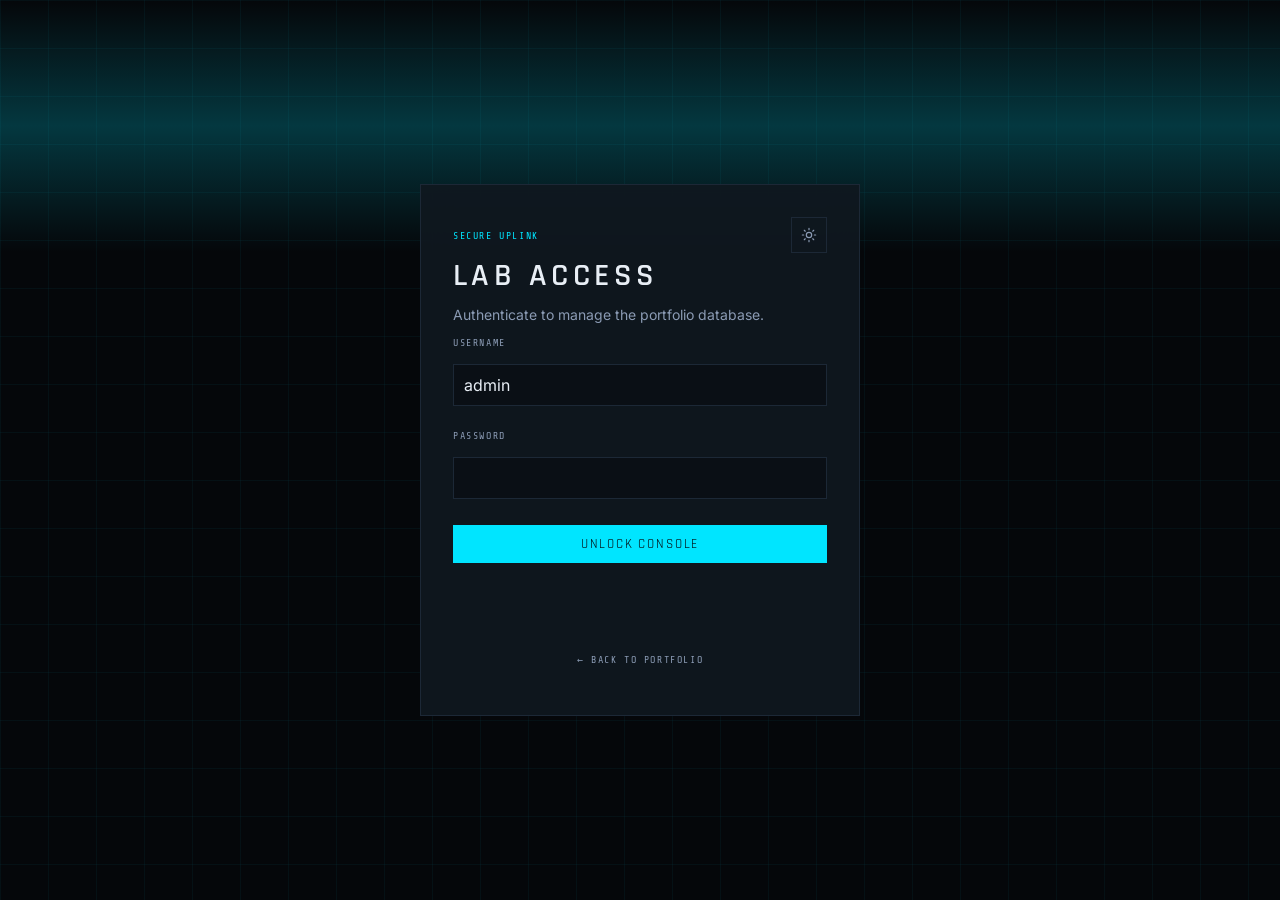
<file: admin.html>
<!DOCTYPE html>
<html lang="en">
<head>
<meta charset="UTF-8"/><meta name="viewport" content="width=device-width, initial-scale=1"/>
<title>Lab Console — Admin</title>
<link href="https://fonts.googleapis.com/css2?family=Inter:wght@400;500;600;700&family=Rajdhani:wght@500;600;700&family=Share+Tech+Mono&display=swap" rel="stylesheet"/>
<style>
:root{--bg:#05070a;--bg2:#080c12;--panel:#101820ee;--solid:#101820;--line:#1c2836;--text:#e8eef5;--mute:#8b9bb4;--cyan:#00e5ff;--pcb:#22c55e;--violet:#8b5cf6;--amber:#ff9100;--danger:#ff4d6d;--grid:rgba(0,229,255,.045);--glow:rgba(0,229,255,.28);--display:Rajdhani,Inter,sans-serif;--mono:"Share Tech Mono",ui-monospace,monospace}
*{box-sizing:border-box}html{scroll-behavior:smooth}html,body{margin:0;min-height:100%;background:var(--bg);color:var(--text);font-family:Inter,system-ui,sans-serif;overflow-x:hidden}
a{color:var(--cyan);text-decoration:none}button,input,textarea,select{font:inherit;color:inherit}
.tech{font-family:var(--mono);font-size:10px;letter-spacing:.16em;text-transform:uppercase;color:var(--mute)}
.display{font-family:var(--display)}
.glass{background:var(--panel);backdrop-filter:blur(16px);border:1px solid var(--line)}
.lab-grid{background-image:linear-gradient(var(--grid) 1px,transparent 1px),linear-gradient(90deg,var(--grid) 1px,transparent 1px);background-size:48px 48px}
.led{display:inline-block;width:8px;height:8px;border-radius:99px;background:var(--pcb);box-shadow:0 0 10px var(--pcb);animation:blink 2.4s ease-in-out infinite;vertical-align:middle}
@keyframes blink{50%{opacity:.35}}@keyframes dashflow{to{stroke-dashoffset:-240}}@keyframes scan-sweep{0%{transform:translateY(-120%);opacity:0}12%{opacity:.7}100%{transform:translateY(220%);opacity:0}}@keyframes caret{0%,45%{opacity:1}50%,100%{opacity:0}}@keyframes voltage{0%,100%{opacity:.55}40%{opacity:1}}@keyframes float-drift{50%{transform:translate3d(6px,-10px,0)}}
.caret{display:inline-block;width:.55ch;height:.85em;margin-left:2px;background:var(--cyan);box-shadow:0 0 10px var(--cyan);animation:caret 1s steps(1) infinite;vertical-align:-.08em}
.live{animation:voltage 1.8s ease-in-out infinite}
.scan-sweep{position:absolute;inset:0;pointer-events:none;overflow:hidden}
.scan-sweep:after{content:"";position:absolute;left:0;right:0;height:28%;background:linear-gradient(to bottom,transparent,rgba(0,229,255,.22),transparent);animation:scan-sweep 5.8s ease-in-out infinite}
nav.top{position:fixed;top:12px;left:12px;right:12px;z-index:40;display:flex;align-items:center;justify-content:space-between;gap:12px;padding:10px 16px;max-width:1152px;margin:0 auto}
.nav-links{display:flex;flex-wrap:wrap;gap:4px}
.nav-links a,.nav-links button{background:none;border:0;cursor:pointer;color:var(--mute);font-family:var(--mono);font-size:11px;letter-spacing:.16em;text-transform:uppercase;padding:6px 10px}
.nav-links a:hover,.nav-links button:hover,.nav-links a.active{color:var(--cyan)}
.logo{display:flex;align-items:center;gap:10px;background:none;border:0;color:inherit;cursor:pointer}
.logo-mark{width:32px;height:32px;display:grid;place-items:center;border:1px solid rgba(0,229,255,.4);color:var(--cyan);font-family:var(--display)}
.btn{display:inline-flex;align-items:center;gap:8px;padding:10px 18px;border:1px solid var(--line);background:transparent;color:var(--text);font-family:var(--display);font-size:13px;letter-spacing:.14em;text-transform:uppercase;cursor:pointer}
.btn.p{background:var(--cyan);color:#05070a;border-color:var(--cyan)}
.chip{border:1px solid var(--line);padding:4px 8px;font-family:var(--mono);font-size:10px;letter-spacing:.14em;text-transform:uppercase;color:var(--cyan)}
.wrap{max-width:1152px;margin:0 auto;padding:0 20px}
section.block{padding:96px 0;position:relative}
h1,h2,h3{font-family:var(--display);font-weight:600;letter-spacing:.04em}
h1{font-size:clamp(36px,7vw,72px);line-height:.95;margin:8px 0}
h2{font-size:clamp(28px,5vw,48px);margin:8px 0 16px}
.hero{min-height:100vh;padding:120px 0 64px;position:relative;overflow:hidden}
.hero-grid{display:grid;gap:40px;align-items:center}
@media(min-width:960px){.hero-grid{grid-template-columns:1.05fr .95fr}}
.pcb{position:relative;aspect-ratio:4/3;border:1px solid var(--line);background:#080c12cc;overflow:hidden}
.meta{display:grid;grid-template-columns:1fr 1fr;gap:8px;margin-top:28px}
@media(min-width:640px){.meta{grid-template-columns:repeat(4,1fr)}}
.meta div{border:1px solid var(--line);padding:10px 12px}
.cards{display:grid;gap:12px}
@media(min-width:640px){.cards{grid-template-columns:1fr 1fr}}@media(min-width:960px){.cards.three{grid-template-columns:1fr 1fr 1fr}}
.card{border:1px solid var(--line);background:var(--solid);padding:0;overflow:hidden;display:flex;flex-direction:column}
.card .body{padding:16px}
.card img{width:100%;height:180px;object-fit:cover;background:#0b1220;display:block}
.stat{font-family:var(--display);font-size:36px;color:var(--cyan)}
.bar{height:4px;background:var(--line);overflow:hidden}.bar>i{display:block;height:100%;background:linear-gradient(90deg,var(--pcb),var(--cyan))}
.modal{position:fixed;inset:0;background:#05070acc;backdrop-filter:blur(10px);z-index:70;overflow:auto;padding:24px;display:none}
.modal.on{display:block}
.modal .box{max-width:860px;margin:24px auto;background:var(--solid);border:1px solid var(--line)}
.splash{position:fixed;inset:0;z-index:90;background:var(--bg);display:flex;flex-direction:column;justify-content:space-between;padding:32px}
.hidden{display:none !important}
.field{width:100%;margin:6px 0 14px;padding:10px;background:#05070a66;border:1px solid var(--line)}
aside.side{background:var(--bg2);border-right:1px solid var(--line);min-height:100vh;display:flex;flex-direction:column}
aside.side a,aside.side button{display:block;width:100%;text-align:left;background:none;border:0;padding:10px 16px;font-family:var(--mono);font-size:11px;letter-spacing:.14em;text-transform:uppercase;color:var(--mute);cursor:pointer}
aside.side a.on,aside.side button.on,aside.side a:hover{color:var(--cyan);background:rgba(0,229,255,.08)}
.admin{display:grid;min-height:100vh}
@media(min-width:960px){.admin{grid-template-columns:240px 1fr}}
.topbar{display:flex;justify-content:space-between;align-items:center;padding:12px 16px;border-bottom:1px solid var(--line);background:#05070acc;position:sticky;top:0}
.float-lab{position:absolute;z-index:2;border:1px solid var(--line);background:#05070acc;padding:3px 8px;font-family:var(--mono);font-size:9px;letter-spacing:.16em;animation:float-drift 7s ease-in-out infinite}
footer.ft{border-top:1px solid var(--line);background:var(--bg2);padding:40px 20px}
.msg{font-family:var(--mono);font-size:12px;color:var(--pcb)}.msg.bad{color:var(--danger)}
[data-theme="light"]{--bg:#eef3f8;--bg2:#e4ebf3;--panel:#ffffffee;--solid:#ffffff;--line:#c9d5e3;--text:#0c1520;--mute:#4a5d73;--cyan:#007f92;--pcb:#0d8a42;--violet:#5b37c7;--amber:#c05600;--danger:#c81e45;--grid:rgba(12,40,70,.05);--glow:rgba(0,127,146,.18)}
.theme-btn{width:36px;height:36px;display:grid;place-items:center;border:1px solid var(--line);background:transparent;color:var(--mute);cursor:pointer;position:relative;overflow:hidden}
.theme-btn svg{position:absolute;width:16px;height:16px;transition:transform .45s cubic-bezier(.22,1,.36,1),opacity .3s}
.theme-btn .ico-sun{opacity:1;transform:none}.theme-btn .ico-moon{opacity:0;transform:rotate(90deg) scale(.4)}
[data-theme="light"] .theme-btn .ico-sun{opacity:0;transform:rotate(-90deg) scale(.4)}
[data-theme="light"] .theme-btn .ico-moon{opacity:1;transform:none}
.btn.p{color:var(--bg)}
.field{background:color-mix(in srgb,var(--bg) 40%,transparent)}
.topbar{background:color-mix(in srgb,var(--bg) 80%,transparent)}
#theme-wipe{position:fixed;inset:0;z-index:120;pointer-events:none;opacity:0}
#theme-wipe.go{opacity:1;animation:themeWipe .5s cubic-bezier(.22,1,.36,1) forwards}
@keyframes themeWipe{from{clip-path:circle(0 at var(--x) var(--y))}to{clip-path:circle(150vmax at var(--x) var(--y))}}

.save-toast{position:fixed;bottom:20px;right:20px;z-index:80;padding:10px 14px;display:none}
.save-toast.on{display:block}
.topbar .btn{padding:8px 16px;font-size:12px}#save-btn{min-width:88px}
 body{padding:0}</style>
</head>
<body>
<div id="theme-wipe"></div>
<div id="login" class="lab-grid" style="min-height:100vh;display:grid;place-items:center;padding:24px;position:relative">
  <div class="scan-sweep"></div>
  <form class="glass" style="width:min(440px,100%);padding:32px;position:relative;z-index:1" onsubmit="return doLogin(event)">
    <div style="display:flex;justify-content:space-between;align-items:center"><p class="tech" style="color:var(--cyan);margin:0">SECURE UPLINK</p><button class="theme-btn" type="button" aria-label="Toggle theme" onclick="toggleTheme(event)">
      <svg class="ico-sun" viewBox="0 0 24 24" fill="none" stroke="currentColor" stroke-width="1.8" stroke-linecap="round"><circle cx="12" cy="12" r="4"/><path d="M12 2v2M12 20v2M4.93 4.93l1.41 1.41M17.66 17.66l1.41 1.41M2 12h2M20 12h2M4.93 19.07l1.41-1.41M17.66 6.34l1.41-1.41"/></svg>
      <svg class="ico-moon" viewBox="0 0 24 24" fill="none" stroke="currentColor" stroke-width="1.8" stroke-linecap="round"><path d="M21 14.5A8.5 8.5 0 1 1 9.5 3 7 7 0 0 0 21 14.5z"/></svg>
    </button></div>
    <h1 class="display" style="font-size:32px;letter-spacing:.14em">LAB ACCESS</h1>
    <p style="color:var(--mute);font-size:14px">Authenticate to manage the portfolio database.</p>
    <p class="tech">USERNAME</p><input class="field" id="u" value="admin" autocomplete="username"/>
    <p class="tech">PASSWORD</p><input class="field" id="pw" type="password" autocomplete="current-password"/>
    <p class="msg bad" id="le"></p>
    <button class="btn p" style="width:100%;justify-content:center" type="submit">UNLOCK CONSOLE</button>
    <canvas id="login-scope" style="width:100%;height:48px;margin-top:16px;opacity:.75"></canvas>
    <p style="text-align:center;margin-top:16px"><a class="tech" href="index.html">← BACK TO PORTFOLIO</a></p>
  </form>
</div>
<div id="app" class="admin hidden">
  <aside class="side">
    <div style="padding:16px;border-bottom:1px solid var(--line)"><p class="display" style="letter-spacing:.16em">LAB CONSOLE</p><p class="tech">OPERATOR · admin</p></div>
    <button class="on" data-v="dash" onclick="page('dash')">Dashboard</button>
    <button data-v="projects" onclick="page('projects')">Projects</button>
    <button data-v="achievements" onclick="page('achievements')">Achievements</button>
    <button data-v="skills" onclick="page('skills')">Skills</button>
    <button data-v="messages" onclick="page('messages')">Messages</button>
    <button data-v="settings" onclick="page('settings')">Settings</button>
    <button data-v="data" onclick="page('data')">Publish data</button>
    <button style="margin-top:auto;border-top:1px solid var(--line);color:var(--danger)" onclick="logout()">SIGN OUT</button>
  </aside>
  <div>
    <div class="topbar"><span class="tech" style="color:var(--pcb)"><span class="led"></span> SYSTEM ONLINE</span><span style="display:flex;align-items:center;gap:10px"><button class="theme-btn" type="button" aria-label="Toggle theme" onclick="toggleTheme(event)">
      <svg class="ico-sun" viewBox="0 0 24 24" fill="none" stroke="currentColor" stroke-width="1.8" stroke-linecap="round"><circle cx="12" cy="12" r="4"/><path d="M12 2v2M12 20v2M4.93 4.93l1.41 1.41M17.66 17.66l1.41 1.41M2 12h2M20 12h2M4.93 19.07l1.41-1.41M17.66 6.34l1.41-1.41"/></svg>
      <svg class="ico-moon" viewBox="0 0 24 24" fill="none" stroke="currentColor" stroke-width="1.8" stroke-linecap="round"><path d="M21 14.5A8.5 8.5 0 1 1 9.5 3 7 7 0 0 0 21 14.5z"/></svg>
    </button><button class="btn p" type="button" onclick="saveNow()" id="save-btn">SAVE</button><span class="tech" id="save-status">STORAGE READY</span><a class="tech" href="index.html">VIEW PORTFOLIO →</a></span></div>
    <main style="padding:24px" id="main"></main>
  </div>
</div>
<div class="modal" id="modal"></div>
<div class="glass save-toast" id="save-toast">SAVED ✓</div>
<script type="application/json" id="SEED">{
  "profile": {
    "name": "SUNAY",
    "title": "Electronic Engineer",
    "headline": "BUILDING THE FUTURE\nONE CIRCUIT AT A TIME.",
    "tagline": "Embedded systems · IoT · hardware-software co-design",
    "bio": "Electronics and Communication engineer who treats every board like a story — power rails, signal integrity, firmware, and the interface a human actually touches. I design, prototype, and ship systems that live between silicon and the physical world.",
    "longBio": "I work at the intersection of analog sensing, embedded firmware, and product software. From ESP32 field nodes to Raspberry Pi vision stacks, I care about clean schematics, stable power, readable C, and interfaces that feel inevitable. Currently focused on low-power IoT, PCB-first product design, and systems that can survive outside a lab bench.",
    "branch": "(CSE) , Cyber Security and IOT",
    "education": "B.Tech CSE · STDN, Puttur",
    "educationDetail": "Siddharth Instute Of Engineering And TEchnology, Puttur, Andhra Pradesh (2022-2026)",
    "location": "Puttur, Andhra Pradesh",
    "focus": "Embedded Systems",
    "interest": "IoT · PCB Design · Signal Processing",
    "experience": "Internships · Hardware builds · Research projects",
    "status": "Building",
    "availability": "Open to internships & collaborations",
    "email": "sunay@example.com",
    "phone": "+91 98765 43210",
    "github": "https://github.com/sunay-6",
    "linkedin": "https://linkedin.com/in/sunay",
    "instagram": "https://instagram.com/sunay.circuits",
    "resumeUrl": "/resume.html",
    "image": "/images/profile.jpg",
    "stats": {
      "projects": 12,
      "technologies": 18,
      "hardware": 8,
      "achievements": 6
    }
  },
  "settings": {
    "siteTitle": "SUNAY — Electronic Engineer",
    "siteDescription": "Portfolio of SUNAY, Electronics & Communication engineer building embedded systems, IoT products, and hardware-software platforms.",
    "lastUpdated": "2026-08-19"
  },
  "stats": {
    "views": 1284
  },
  "projects": [
    {
      "id": "p1",
      "title": "Smart Energy Monitor",
      "description": "IoT energy monitor that streams voltage, current, and watt-hours to a live dashboard.",
      "fullDescription": "A production-minded energy monitor built around ESP32 and a non-invasive CT sensor. The analog front-end is conditioned, sampled, and calibrated against a reference meter.",
      "problem": "Hostel and lab spaces had no cheap, trustworthy way to see real-time consumption.",
      "solution": "A clamp-on CT + voltage sense PCB with calibrated firmware and a cloud dashboard.",
      "category": "IoT",
      "technologies": [
        "ESP32",
        "C++",
        "MQTT",
        "Sensors",
        "KiCad"
      ],
      "hardware": [
        "ESP32-WROOM",
        "SCT-013 CT",
        "OLED"
      ],
      "features": [
        "Real-time V/I/P",
        "kWh accumulation",
        "MQTT telemetry"
      ],
      "image": "/images/projects/energy-monitor.jpg",
      "liveUrl": "https://energy.adityavarma.dev",
      "demoUrl": "https://www.youtube.com/watch?v=dQw4w9WgXcQ",
      "githubUrl": "https://github.com/adityavarma/smart-energy-monitor",
      "featured": true,
      "status": "Completed",
      "date": "2025-11",
      "order": 1
    },
    {
      "id": "p2",
      "title": "IoT Home Automation",
      "description": "Relay-based apartment automation with scenes, schedules, and a local-first control plane.",
      "fullDescription": "A home automation hub that prefers the LAN. ESP32 firmware drives relays and sensors.",
      "problem": "Cloud-only smart switches fail when the uplink dies.",
      "solution": "Local MQTT broker, latching relays, and a LAN dashboard.",
      "category": "IoT",
      "technologies": [
        "ESP32",
        "MQTT",
        "React",
        "Node.js"
      ],
      "hardware": [
        "ESP32",
        "4-ch relay",
        "DHT22"
      ],
      "features": [
        "Room scenes",
        "Schedules",
        "Local-first"
      ],
      "image": "/images/projects/home-automation.jpg",
      "liveUrl": "",
      "demoUrl": "",
      "githubUrl": "https://github.com/adityavarma/iot-home-hub",
      "featured": true,
      "status": "Completed",
      "date": "2025-08",
      "order": 2
    },
    {
      "id": "p3",
      "title": "ESP32 Weather Station",
      "description": "Solar-assisted outdoor node logging temperature, humidity, pressure, and light.",
      "fullDescription": "A weather node designed to live outside a lab with deep-sleep firmware and solar trickle charge.",
      "problem": "Campus microclimate data was anecdotal.",
      "solution": "Low-power ESP32 node and a ventilated enclosure.",
      "category": "Embedded",
      "technologies": [
        "ESP32",
        "C",
        "Sensors",
        "KiCad"
      ],
      "hardware": [
        "ESP32",
        "BME280",
        "BH1750"
      ],
      "features": [
        "Deep sleep",
        "Solar assist",
        "OLED readout"
      ],
      "image": "/images/projects/weather-station.jpg",
      "liveUrl": "",
      "demoUrl": "https://vimeo.com/148751763",
      "githubUrl": "https://github.com/adityavarma/esp32-weather",
      "featured": false,
      "status": "Completed",
      "date": "2025-06",
      "order": 3
    },
    {
      "id": "p4",
      "title": "Smart Attendance System",
      "description": "RFID attendance with anti-proxy rules, CSV export, and a faculty console.",
      "fullDescription": "MFRC522 + ESP32 attendance kiosk that writes logs locally and syncs when the network is up.",
      "problem": "Paper attendance was trivial to spoof.",
      "solution": "Card tap, timestamped logs, and an offline queue.",
      "category": "Embedded",
      "technologies": [
        "ESP32",
        "RFID",
        "C++"
      ],
      "hardware": [
        "ESP32",
        "MFRC522",
        "LCD"
      ],
      "features": [
        "RFID tap",
        "Anti-proxy window",
        "CSV export"
      ],
      "image": "/images/projects/attendance.jpg",
      "liveUrl": "",
      "demoUrl": "",
      "githubUrl": "https://github.com/adityavarma/smart-attendance",
      "featured": false,
      "status": "Completed",
      "date": "2025-03",
      "order": 4
    },
    {
      "id": "p5",
      "title": "Line Following Robot",
      "description": "PID line follower with a calibrated IR array and tunable control from a serial console.",
      "fullDescription": "A compact differential-drive robot that treats line following as a control problem.",
      "problem": "Most campus line-followers oscillate on tight radii.",
      "solution": "Calibrated sensor map and velocity-limited PID.",
      "category": "Robotics",
      "technologies": [
        "Arduino",
        "C++",
        "PID",
        "Sensors"
      ],
      "hardware": [
        "Arduino Nano",
        "IR array",
        "N20 motors"
      ],
      "features": [
        "PID control",
        "Sensor calibration",
        "Serial telemetry"
      ],
      "image": "/images/projects/line-follower.jpg",
      "liveUrl": "",
      "demoUrl": "",
      "githubUrl": "https://github.com/adityavarma/line-follower",
      "featured": false,
      "status": "Completed",
      "date": "2024-12",
      "order": 5
    },
    {
      "id": "p6",
      "title": "Palm Vein Scanner",
      "description": "Near-infrared palm-vein capture rig exploring contactless biometric authentication.",
      "fullDescription": "A research prototype that illuminates the palm with NIR LEDs and captures vein patterns.",
      "problem": "Fingerprint kiosks fail with dust and hygiene concerns.",
      "solution": "Contactless NIR imaging and a vein-contrast pipeline.",
      "category": "AI",
      "technologies": [
        "Raspberry Pi",
        "Python",
        "OpenCV"
      ],
      "hardware": [
        "Raspberry Pi 4",
        "NoIR camera",
        "850nm LEDs"
      ],
      "features": [
        "NIR illumination",
        "Palm guidance",
        "Template match"
      ],
      "image": "/images/projects/palm-vein.jpg",
      "liveUrl": "",
      "demoUrl": "",
      "githubUrl": "https://github.com/adityavarma/palm-vein",
      "featured": true,
      "status": "In Progress",
      "date": "2026-04",
      "order": 6
    },
    {
      "id": "p7",
      "title": "Digital Power Meter",
      "description": "True-RMS-leaning bench meter for 230V rails with isolated sense and OLED UI.",
      "fullDescription": "A student-safe power meter with isolated voltage sensing and hall-effect current.",
      "problem": "Department benches lacked a readable digital wattmeter.",
      "solution": "Isolated analog front-end and a three-page OLED UI.",
      "category": "EEE",
      "technologies": [
        "STM32",
        "C",
        "Analog",
        "KiCad"
      ],
      "hardware": [
        "STM32F103",
        "ACS712",
        "OLED"
      ],
      "features": [
        "V/I/P display",
        "Energy tally",
        "Isolation"
      ],
      "image": "/images/projects/power-meter.jpg",
      "liveUrl": "",
      "demoUrl": "",
      "githubUrl": "https://github.com/adityavarma/digital-power-meter",
      "featured": false,
      "status": "Completed",
      "date": "2025-01",
      "order": 7
    },
    {
      "id": "p8",
      "title": "AI Object Detection System",
      "description": "Edge vision stack on Raspberry Pi with live bounding boxes for lab safety checks.",
      "fullDescription": "A compact vision node that runs a quantized detector for PPE and restricted-zone intrusion.",
      "problem": "Open lab hours needed a lightweight PPE check without a cloud GPU.",
      "solution": "Pi + camera + quantized model with a status beacon.",
      "category": "AI",
      "technologies": [
        "Raspberry Pi",
        "Python",
        "OpenCV",
        "TensorFlow Lite"
      ],
      "hardware": [
        "Raspberry Pi 4",
        "Pi Camera",
        "HDMI display"
      ],
      "features": [
        "On-device inference",
        "Live boxes",
        "Event log"
      ],
      "image": "/images/projects/object-detection.jpg",
      "liveUrl": "",
      "demoUrl": "https://www.youtube.com/watch?v=aircAruvnKk",
      "githubUrl": "https://github.com/adityavarma/edge-detect",
      "featured": true,
      "status": "Completed",
      "date": "2026-02",
      "order": 8
    },
    {
      "id": "p9",
      "title": "PCB Sensor Network",
      "description": "Mesh of identical sensor nodes sharing temperature, light, and battery over ESP-NOW.",
      "fullDescription": "A family of postage-stamp PCBs that wake, sample, and gossip state over ESP-NOW.",
      "problem": "Breadboard wireless demos never survived more than an afternoon.",
      "solution": "A single 2-layer node PCB and a simple send window.",
      "category": "Hardware",
      "technologies": [
        "ESP32",
        "ESP-NOW",
        "KiCad",
        "C"
      ],
      "hardware": [
        "ESP32-C3",
        "SHT30",
        "Custom PCB"
      ],
      "features": [
        "ESP-NOW mesh",
        "Battery telemetry",
        "Fab-ready gerbers"
      ],
      "image": "/images/projects/sensor-network.jpg",
      "liveUrl": "",
      "demoUrl": "",
      "githubUrl": "https://github.com/adityavarma/pcb-sensor-net",
      "featured": false,
      "status": "Completed",
      "date": "2025-09",
      "order": 9
    },
    {
      "id": "p10",
      "title": "Smart Agriculture System",
      "description": "Soil-aware irrigation controller with moisture probes, pump logic, and solar headroom.",
      "fullDescription": "A field controller that waters only when the root zone asks.",
      "problem": "Manual watering over-saturated seedlings.",
      "solution": "Multi-point moisture sensing and time-bounded pump runs.",
      "category": "IoT",
      "technologies": [
        "ESP32",
        "C++",
        "Sensors",
        "Relays"
      ],
      "hardware": [
        "ESP32",
        "Soil probes",
        "Pump"
      ],
      "features": [
        "Multi-zone moisture",
        "Pump interlock",
        "Solar headroom"
      ],
      "image": "/images/projects/agriculture.jpg",
      "liveUrl": "",
      "demoUrl": "",
      "githubUrl": "https://github.com/adityavarma/smart-agri",
      "featured": false,
      "status": "Completed",
      "date": "2024-10",
      "order": 10
    }
  ],
  "achievements": [
    {
      "id": "a1",
      "title": "Smart India Hackathon — Finalist",
      "organization": "SIH / MoE",
      "description": "National finalist for an IoT civic-utility prototype that monitored community water pumps.",
      "date": "2025-12",
      "category": "Hackathon",
      "order": 1
    },
    {
      "id": "a2",
      "title": "Embedded System Design — Elite",
      "organization": "NPTEL",
      "description": "Elite certification covering MCU architecture, interfacing, and firmware structure.",
      "date": "2025-10",
      "category": "Certification",
      "order": 2
    },
    {
      "id": "a3",
      "title": "Embedded Intern",
      "organization": "CircuitForge Labs, Hyderabad",
      "description": "Eight-week internship on sensor bring-up and field firmware for an industrial telemetry node.",
      "date": "2025-06",
      "category": "Internship",
      "order": 3
    },
    {
      "id": "a4",
      "title": "Best Hardware Build",
      "organization": "VRSEC Project Expo",
      "description": "Department award for the Smart Energy Monitor — cited for calibration rigor.",
      "date": "2025-03",
      "category": "Award",
      "order": 4
    },
    {
      "id": "a5",
      "title": "Advanced PCB Design Workshop",
      "organization": "IEEE Student Branch",
      "description": "Hands-on four-layer workshop: stack-ups, return paths, and DFM checks.",
      "date": "2024-11",
      "category": "Workshop",
      "order": 5
    },
    {
      "id": "a6",
      "title": "IEEE Student Paper",
      "organization": "IEEE HYDCON Student Track",
      "description": "Presented a short paper on low-cost NIR palm-vein capture for lab access control.",
      "date": "2026-02",
      "category": "Academic",
      "order": 6
    }
  ],
  "skills": [
    {
      "id": "s1",
      "name": "Arduino",
      "category": "Hardware",
      "level": 92,
      "description": "Rapid prototyping, shields, sensor integration, and production-minded sketches."
    },
    {
      "id": "s2",
      "name": "ESP32",
      "category": "Hardware",
      "level": 90,
      "description": "Wi-Fi/BLE firmware, FreeRTOS tasks, low-power modes, and field telemetry."
    },
    {
      "id": "s3",
      "name": "Raspberry Pi",
      "category": "Hardware",
      "level": 84,
      "description": "Edge compute, camera pipelines, Linux services, and gateway nodes."
    },
    {
      "id": "s4",
      "name": "Sensors",
      "category": "Hardware",
      "level": 88,
      "description": "Analog front-ends, calibration, filtering, and noisy real-world signals."
    },
    {
      "id": "s5",
      "name": "Microcontrollers",
      "category": "Hardware",
      "level": 86,
      "description": "AVR, ARM Cortex-M, timers, DMA, interrupts, and bare-metal bring-up."
    },
    {
      "id": "s6",
      "name": "PCB Design",
      "category": "Hardware",
      "level": 80,
      "description": "KiCad schematics, 2–4 layer layouts, DRC, and manufacturable gerbers."
    },
    {
      "id": "s7",
      "name": "Embedded Systems",
      "category": "Hardware",
      "level": 91,
      "description": "Firmware architecture, drivers, RTOS, and hardware-software contracts."
    },
    {
      "id": "s8",
      "name": "Analog Electronics",
      "category": "Electronics",
      "level": 82,
      "description": "Op-amps, filters, ADC conditioning, and measurement circuits."
    },
    {
      "id": "s9",
      "name": "Digital Electronics",
      "category": "Electronics",
      "level": 88,
      "description": "FSM design, timing, logic, and microcontroller interfacing."
    },
    {
      "id": "s10",
      "name": "Communication Systems",
      "category": "Electronics",
      "level": 76,
      "description": "Modulation basics, RF links, UART/SPI/I2C, and protocol stacks."
    },
    {
      "id": "s11",
      "name": "Circuit Design",
      "category": "Electronics",
      "level": 85,
      "description": "From napkin schematic to stable, testable, documented boards."
    },
    {
      "id": "s12",
      "name": "Power Electronics",
      "category": "Electronics",
      "level": 74,
      "description": "SMPS basics, battery management, and efficient 3.3/5V rails."
    },
    {
      "id": "s13",
      "name": "Signal Processing",
      "category": "Electronics",
      "level": 78,
      "description": "Filtering, FFT intuition, sensor fusion, and noise rejection."
    },
    {
      "id": "s14",
      "name": "C",
      "category": "Software",
      "level": 90,
      "description": "Embedded C, drivers, memory-aware firmware, and portable HAL layers."
    },
    {
      "id": "s15",
      "name": "C++",
      "category": "Software",
      "level": 82,
      "description": "Arduino/ESP abstractions, lightweight classes, and robotics firmware."
    },
    {
      "id": "s16",
      "name": "Python",
      "category": "Software",
      "level": 86,
      "description": "Test harnesses, data logging, ML inference, and lab automation."
    },
    {
      "id": "s17",
      "name": "JavaScript",
      "category": "Software",
      "level": 80,
      "description": "Dashboards, device UIs, and tooling around hardware products."
    },
    {
      "id": "s18",
      "name": "React",
      "category": "Software",
      "level": 78,
      "description": "Operator consoles, telemetry dashboards, and portfolio-grade interfaces."
    },
    {
      "id": "s19",
      "name": "Node.js",
      "category": "Software",
      "level": 74,
      "description": "Device APIs, MQTT bridges, and lightweight backend services."
    },
    {
      "id": "s20",
      "name": "Arduino IDE",
      "category": "Tools",
      "level": 93,
      "description": "Daily driver for bring-up, libraries, and classroom-to-field prototypes."
    },
    {
      "id": "s21",
      "name": "KiCad",
      "category": "Tools",
      "level": 81,
      "description": "Schematic capture, footprint hygiene, and fab-ready PCB output."
    },
    {
      "id": "s22",
      "name": "Proteus",
      "category": "Tools",
      "level": 77,
      "description": "Circuit simulation and firmware-in-the-loop before copper is cut."
    },
    {
      "id": "s23",
      "name": "MATLAB",
      "category": "Tools",
      "level": 72,
      "description": "Signal analysis, control sketches, and academic DSP workflows."
    },
    {
      "id": "s24",
      "name": "Git",
      "category": "Tools",
      "level": 84,
      "description": "Versioned firmware, gerbers, and documentation that survive handoff."
    },
    {
      "id": "s25",
      "name": "GitHub",
      "category": "Tools",
      "level": 85,
      "description": "Open hardware notes, issue-driven builds, and clean public repos."
    }
  ]
}</script>
<script>

function applyTheme(t){document.documentElement.dataset.theme=t;try{localStorage.setItem('ece_theme',t)}catch(e){}}
(function(){try{applyTheme(localStorage.getItem('ece_theme')||'dark')}catch(e){applyTheme('dark')}})();
function toggleTheme(ev){
  const next=document.documentElement.dataset.theme==='light'?'dark':'light';
  const wipe=document.getElementById('theme-wipe');
  if(!wipe||matchMedia('(prefers-reduced-motion: reduce)').matches){applyTheme(next);return}
  const x=(ev&&ev.clientX)||innerWidth-48, y=(ev&&ev.clientY)||24;
  wipe.style.setProperty('--x',x+'px'); wipe.style.setProperty('--y',y+'px');
  wipe.style.background=next==='light'?'#eef3f8':'#05070a';
  wipe.classList.remove('go'); void wipe.offsetWidth; wipe.classList.add('go');
  setTimeout(function(){applyTheme(next);setTimeout(function(){wipe.classList.remove('go')},80)},280);
}

const KEY='ece_lab_db_v1', SAFETY='ece_lab_db_v1_safety', AUTH='ece_auth';
const SECRET=/password|token|secret|apiKey|privateKey|accessToken|refreshToken|passwordHash|adminPassword/i;
const PUB=['profile','settings','stats','projects','achievements','skills'];
let DB=null;
function seed(){try{return JSON.parse(document.getElementById('SEED').textContent)}catch(e){return {profile:{},settings:{},stats:{},projects:[],achievements:[],skills:[],messages:[]}}}
function strip(v){if(Array.isArray(v))return v.map(strip);if(v&&typeof v==='object'){const o={};Object.keys(v).forEach(k=>{if(!SECRET.test(k)&&k!=='admin')o[k]=strip(v[k])});return o}return v}
function load(){
  try{
    const r=localStorage.getItem(KEY);
    if(r){
      const parsed=JSON.parse(r);
      DB=Object.assign({messages:[]},seed(),parsed);
      ['profile','settings','stats','projects','achievements','skills','messages'].forEach(k=>{ if(parsed[k]!==undefined) DB[k]=parsed[k]; });
      return true;
    }
  }catch(e){}
  DB=Object.assign({messages:[]},seed());
  return false;
}
function save(opt){
  try{
    if(!DB.settings) DB.settings={};
    if(!opt||opt.stamp!==false) DB.settings.lastUpdated=new Date().toISOString().slice(0,10);
    const payload=JSON.stringify(DB);
    localStorage.setItem(KEY,payload);
    localStorage.setItem('ece_lab_dirty','1');
    const ok=localStorage.getItem(KEY)===payload;
    if(!opt||opt.quiet!==true) pingSaved(ok);
    return ok;
  }catch(e){ pingSaved(false); return false; }
}
function pingSaved(ok){
  const t=document.getElementById('save-toast'), s=document.getElementById('save-status');
  const msg=ok===false?'SAVE FAILED':'SAVED ✓  Refresh will keep this.';
  if(t){ t.textContent=msg; t.classList.add('on'); t.style.color=ok===false?'var(--danger)':'var(--pcb)'; clearTimeout(pingSaved._tm); pingSaved._tm=setTimeout(()=>t.classList.remove('on'),2200); }
  if(s) s.textContent=ok===false?'SAVE FAILED':'SAVED · '+new Date().toLocaleTimeString();
}
function harvestForms(){
  const f=document.querySelector('#main form');
  if(f && f.elements && f.elements.headline){
    const g=k=>f.elements[k]?f.elements[k].value:'';
    DB.profile=Object.assign({},DB.profile,{
      name:g('name'), title:g('title'), branch:g('branch'), focus:g('focus'), location:g('location'),
      email:g('email'), phone:g('phone'), github:g('github'), linkedin:g('linkedin'),
      headline:g('headline'), bio:g('bio')
    });
  }
  const mf=document.querySelector('#modal.on form')||document.querySelector('#modal form');
  if(mf && mf.elements && mf.elements.title && document.getElementById('modal').classList.contains('on')){
    const id=(mf.getAttribute('onsubmit')||'').match(/saveProj\(event,'([^']*)'\)/);
    const pid=id?id[1]:'';
    const tech=String(mf.elements.technologies?mf.elements.technologies.value:'').split(',').map(s=>s.trim()).filter(Boolean);
    const g=k=>mf.elements[k]?mf.elements[k].value:''; const patch={title:g('title'),description:g('description'),category:g('category'),technologies:tech,status:g('status'),liveUrl:g('liveUrl'),githubUrl:g('githubUrl'),demoUrl:g('demoUrl')};
    if(pid){ const i=(DB.projects||[]).findIndex(p=>p.id===pid); if(i>=0) DB.projects[i]=Object.assign({},DB.projects[i],patch); }
    else { /* don't auto-create from harvest */ }
  }
}
function saveNow(){
  harvestForms();
  const ok=save();
  const s=document.getElementById('save-status');
  if(s) s.textContent=ok?('SAVED · '+new Date().toLocaleTimeString()):'SAVE FAILED';
  return ok;
}
function safety(){try{const c=localStorage.getItem(KEY);if(c)localStorage.setItem(SAFETY,c)}catch(e){}}
function img(s){if(!s)return '';s=String(s);if(/^https?:|data:/.test(s))return s;return s.replace(/^\//,'')}
function esc(s){return String(s??'').replace(/[&<>"']/g,c=>({ '&':'&amp;','<':'&lt;','>':'&gt;','"':'&quot;',"'":'&#39;'}[c]))}
function uid(){return 'id-'+Date.now()+'-'+Math.floor(Math.random()*1e6)}
function pick(keys){const s=strip(DB),o={};keys.forEach(k=>{if(s[k]!==undefined)o[k]=s[k]});return o}
function valid(d,extra){if(!d||typeof d!=='object'||Array.isArray(d))return false;let ok=false;PUB.forEach(k=>{if(d[k]!=null)ok=true});if(extra&&d.messages!=null)ok=true;if(!ok)return false;if(d.projects&&!Array.isArray(d.projects))return false;if(d.skills&&!Array.isArray(d.skills))return false;if(d.achievements&&!Array.isArray(d.achievements))return false;return true}
function merge(inc,keys,opt){safety();const n=Object.assign({},DB),c=strip(inc);keys.forEach(k=>{if(c[k]!==undefined)n[k]=c[k]});if(DB.admin)n.admin=DB.admin;DB=n;save(opt)}
function download(name,obj){const b=new Blob([JSON.stringify(obj,null,2)+'\n'],{type:'application/json'});const u=URL.createObjectURL(b);const a=document.createElement('a');a.href=u;a.download=name;document.body.appendChild(a);a.click();a.remove();setTimeout(()=>URL.revokeObjectURL(u),800)}
function initials(n){return (n||'EL').split(/\s+/).slice(0,2).map(x=>x[0]).join('').toUpperCase()}
function drawScope(cv){if(!cv)return;const ctx=cv.getContext('2d');let t=0;function loop(){const w=cv.clientWidth,h=cv.clientHeight,dpr=Math.min(devicePixelRatio||1,2);if(cv.width!==w*dpr){cv.width=w*dpr;cv.height=h*dpr;ctx.setTransform(dpr,0,0,dpr,0,0)}ctx.clearRect(0,0,w,h);ctx.strokeStyle='rgba(28,40,54,.8)';ctx.beginPath();for(let i=0;i<4;i++){ctx.moveTo(0,(h/4)*i);ctx.lineTo(w,(h/4)*i)}ctx.stroke();ctx.beginPath();ctx.strokeStyle=getComputedStyle(document.documentElement).getPropertyValue('--cyan')||'#00e5ff';ctx.lineWidth=1.5;for(let x=0;x<=w;x+=2){const y=h/2-(Math.sin(x*.045+t)*.55+Math.sin(x*.11+t*1.7)*.22)*h*.38;x?ctx.lineTo(x,y):ctx.moveTo(x,y)}ctx.stroke();t+=.08;requestAnimationFrame(loop)}loop()}
function pcbSVG(){return `<svg viewBox="0 0 100 80" class="pcb-svg" style="width:100%;height:100%;display:block"><rect x="2" y="2" width="96" height="76" fill="none" stroke="#1c2836" stroke-width=".3"/>
<path d="M18 22 H42 V48 H18" fill="none" stroke="#1c2836" stroke-width=".32"/>
<path d="M42 48 H62 V28 H90" fill="none" stroke="#22c55e" stroke-width=".4" stroke-dasharray="2 10" style="animation:dashflow 5s linear infinite"/>
<path d="M42 48 H10 V70" fill="none" stroke="#00e5ff" stroke-width=".35" stroke-dasharray="2 10" style="animation:dashflow 6s linear infinite"/>
<rect x="38.4" y="44.4" width="7.2" height="7.2" rx=".4" fill="#101820" stroke="#00e5ff" stroke-width=".4"/><text x="42" y="55.8" text-anchor="middle" fill="#00e5ff" font-size="2.1" font-family="Share Tech Mono">MCU</text>
<rect x="15.3" y="19.3" width="5.4" height="5.4" fill="#101820" stroke="#22c55e" stroke-width=".28"/><text x="18" y="27.2" text-anchor="middle" fill="#8b9bb4" font-size="2" font-family="Share Tech Mono">U1</text>
<rect x="59.3" y="25.3" width="5.4" height="5.4" fill="#101820" stroke="#22c55e" stroke-width=".28"/><text x="62" y="33.2" text-anchor="middle" fill="#8b9bb4" font-size="2" font-family="Share Tech Mono">U2</text>
<circle cx="42" cy="48" r=".7" fill="#00e5ff"/></svg>`}

function show(logged){document.getElementById('login').classList.toggle('hidden',logged);document.getElementById('app').classList.toggle('hidden',!logged);if(logged)page('dash')}
function doLogin(e){e.preventDefault();if(u.value==='admin'&&pw.value==='circuit2026'){sessionStorage.setItem(AUTH,'1');show(true)}else le.textContent='Access denied.';return false}
function logout(){sessionStorage.removeItem(AUTH);show(false)}
function page(v){document.querySelectorAll('aside.side button[data-v]').forEach(b=>b.classList.toggle('on',b.dataset.v===v));const m=document.getElementById('main');
 if(v==='dash'){m.innerHTML=`<p class="tech" style="color:var(--cyan)">OVERVIEW</p><h2>Command Deck</h2><div class="cards three">
 <div class="glass" style="padding:16px"><p class="tech">Total Projects</p><div class="stat">${(DB.projects||[]).length}</div></div>
 <div class="glass" style="padding:16px"><p class="tech">Achievements</p><div class="stat">${(DB.achievements||[]).length}</div></div>
 <div class="glass" style="padding:16px"><p class="tech">Skills</p><div class="stat">${(DB.skills||[]).length}</div></div>
 <div class="glass" style="padding:16px"><p class="tech">Messages</p><div class="stat">${(DB.messages||[]).length}</div></div></div>`;}
 else if(v==='projects'){m.innerHTML=`<div style="display:flex;justify-content:space-between;align-items:end"><div><p class="tech" style="color:var(--cyan)">DATABASE</p><h2>Projects</h2></div><button class="btn p" onclick="editProj(null)">ADD MODULE</button></div>`+(DB.projects||[]).map(x=>`<div class="glass" style="display:flex;gap:12px;align-items:center;padding:12px;margin-top:8px"><img src="${esc(img(x.image))}" style="width:120px;height:72px;object-fit:cover" onerror="this.style.opacity=.2"><div style="flex:1"><b class="display" style="font-size:18px">${esc(x.title)}</b><p class="tech">${esc(x.category)} · ${esc(x.status)} ${x.featured?'· FEATURED':''}</p></div><button class="btn" onclick="feat('${x.id}')">${x.featured?'UNFEATURE':'FEATURE'}</button><button class="btn" onclick="editProj('${x.id}')">EDIT</button><button class="btn" onclick="delProj('${x.id}')">DELETE</button></div>`).join('');}
 else if(v==='achievements'){m.innerHTML=`<div style="display:flex;justify-content:space-between"><div><p class="tech" style="color:var(--cyan)">TIMELINE</p><h2>Achievements</h2></div><button class="btn p" onclick="addAch()">ADD NODE</button></div>`+(DB.achievements||[]).map(a=>`<div class="glass" style="padding:12px;margin-top:8px;display:flex;justify-content:space-between"><div><b>${esc(a.title)}</b><p class="tech">${esc(a.organization)} · ${esc(a.date)}</p></div><button class="btn" onclick="delAch('${a.id}')">DELETE</button></div>`).join('');}
 else if(v==='skills'){m.innerHTML=`<p class="tech" style="color:var(--cyan)">ARSENAL</p><h2>Skills</h2><form class="glass" style="padding:16px;display:grid;gap:8px;grid-template-columns:1fr 1fr 80px auto" onsubmit="return addSk(event)"><input class="field" name="name" placeholder="Name" required><select class="field" name="category"><option>Hardware</option><option>Electronics</option><option>Software</option><option>Tools</option></select><input class="field" name="level" type="number" value="80" min="1" max="100"><button class="btn p">ADD</button></form>`+(DB.skills||[]).map(s=>`<div class="glass" style="padding:10px;margin-top:6px;display:flex;justify-content:space-between">${esc(s.name)} · ${s.level}% · ${esc(s.category)} <button class="btn" onclick="delSk('${s.id}')">DEL</button></div>`).join('');}
 else if(v==='messages'){m.innerHTML=`<p class="tech" style="color:var(--cyan)">INBOX</p><h2>Messages</h2>`+((DB.messages||[]).length?DB.messages.map(x=>`<div class="glass" style="padding:12px;margin-top:8px"><b>${esc(x.subject)}</b><p class="tech">${esc(x.name)} · ${esc(x.email)}</p><p>${esc(x.message)}</p><button class="btn" onclick="delMsg('${x.id}')">DELETE</button></div>`).join(''):'<div class="glass" style="padding:24px" class="tech">NO INCOMING PACKETS</div>');}
 else if(v==='settings'){const p=DB.profile||{};m.innerHTML=`<p class="tech" style="color:var(--cyan)">IDENTITY</p><h2>Portfolio Settings</h2><form class="glass" style="padding:16px" onsubmit="return saveSet(event)">
 ${[['name','NAME'],['title','TITLE'],['branch','BRANCH'],['focus','FOCUS'],['location','LOCATION'],['email','EMAIL'],['phone','PHONE'],['github','GITHUB'],['linkedin','LINKEDIN']].map(([k,l])=>`<p class="tech">${l}</p><input class="field" name="${k}" value="${esc(p[k]||'')}">`).join('')}
 <p class="tech">HEADLINE</p><textarea class="field" name="headline" rows="2">${esc(p.headline||'')}</textarea>
 <p class="tech">BIO</p><textarea class="field" name="bio" rows="3">${esc(p.bio||'')}</textarea>
 <p class="tech" style="color:var(--pcb)">Use the SAVE button (top right) to keep these edits after refresh.</p></form>`;}
 else if(v==='data'){m.innerHTML=`<p class="tech" style="color:var(--cyan)">PUBLISH</p><h2>data.json</h2>
 <p style="color:var(--mute)">Changes made in this browser are local until you export and publish data.json.</p>
 <p class="tech">Index.html reads data.json. SAVE keeps edits in this browser so the site preview matches. Download data.json and replace the file to publish.</p>
 <p><button class="btn p" onclick="saveNow();dlPub()">SAVE + Download data.json</button>
 <button class="btn" onclick="reloadFile()">Load data.json (reset to file)</button>
 <button class="btn" onclick="document.getElementById('imp').click()">Import data.json</button>
 <button class="btn" onclick="dlBak()">Backup All Data</button>
 <button class="btn" onclick="document.getElementById('rst').click()">Restore Backup</button></p>
 <p class="msg" id="dn"></p>
 <input id="imp" type="file" accept="application/json,.json" hidden>
 <input id="rst" type="file" accept="application/json,.json" hidden>`;
 document.getElementById('imp').onchange=e=>readF(e.target.files[0],d=>{if(!valid(d)){dn.textContent='Invalid data.json structure.';dn.className='msg bad';return}merge(d,PUB);dn.textContent='Imported. Reloading…';setTimeout(()=>location.reload(),300)},m=>{dn.textContent=m;dn.className='msg bad'});
 document.getElementById('rst').onchange=e=>readF(e.target.files[0],d=>{if(!valid(d,true)){dn.textContent='Restore failed. Invalid backup file.';dn.className='msg bad';return}if(!confirm('Restore this backup?\n\nYour current portfolio data will be replaced.'))return;merge(d,PUB.concat(['messages']));dn.textContent='Restored. Reloading…';setTimeout(()=>location.reload(),300)},()=>{dn.textContent='Restore failed. Invalid backup file.';dn.className='msg bad'});}
 bindAutosave();
}

function bindAutosave(){
  const f=document.querySelector('#main form');
  if(!f||!f.elements||!f.elements.headline||f.dataset.bound==='1') return;
  f.dataset.bound='1';
  f.addEventListener('input',function(){
    harvestForms();
    clearTimeout(bindAutosave._t);
    bindAutosave._t=setTimeout(function(){ save({quiet:true}); }, 350);
  });
}
function feat(id){const p=DB.projects.find(x=>x.id===id);p.featured=!p.featured;save();page('projects')}
function delProj(id){if(!confirm('Delete this project module?'))return;DB.projects=DB.projects.filter(p=>p.id!==id);save();page('projects')}
function delAch(id){DB.achievements=DB.achievements.filter(a=>a.id!==id);save();page('achievements')}
function delSk(id){DB.skills=DB.skills.filter(s=>s.id!==id);save();page('skills')}
function delMsg(id){DB.messages=DB.messages.filter(m=>m.id!==id);save();page('messages')}
function addSk(e){e.preventDefault();const f=e.target;DB.skills.push({id:uid(),name:f.name.value,category:f.category.value,level:Number(f.level.value)||70,description:''});save();page('skills');return false}
function addAch(){const t=prompt('Title');if(!t)return;DB.achievements.push({id:uid(),title:t,organization:prompt('Organization')||'',date:prompt('Date YYYY-MM')||new Date().toISOString().slice(0,7),description:'',category:'Award',order:DB.achievements.length+1});save();page('achievements')}
function editProj(id){const x=id?(DB.projects||[]).find(p=>p.id===id):{title:'',description:'',category:'IoT',technologies:[],status:'Completed',liveUrl:'',githubUrl:'',demoUrl:''};
 const m=document.getElementById('modal');m.className='modal on';
 m.innerHTML=`<form class="box" style="padding:20px" onsubmit="return saveProj(event,'${id||''}')"><button type="button" class="btn" onclick="document.getElementById('modal').className='modal'">CANCEL</button>
 <p class="tech">TITLE</p><input class="field" name="title" value="${esc(x.title||'')}" required>
 <p class="tech">DESCRIPTION</p><textarea class="field" name="description" rows="3">${esc(x.description||'')}</textarea>
 <p class="tech">CATEGORY</p><input class="field" name="category" value="${esc(x.category||'IoT')}">
 <p class="tech">TECHNOLOGIES (comma)</p><input class="field" name="technologies" value="${esc((x.technologies||[]).join(', '))}">
 <p class="tech">STATUS</p><input class="field" name="status" value="${esc(x.status||'Completed')}">
 <p class="tech">LIVE URL</p><input class="field" name="liveUrl" value="${esc(x.liveUrl||'')}">
 <p class="tech">GITHUB URL</p><input class="field" name="githubUrl" value="${esc(x.githubUrl||'')}">
 <p class="tech">DEMO URL</p><input class="field" name="demoUrl" value="${esc(x.demoUrl||'')}">
 <button class="btn p">SAVE MODULE</button></form>`;
 const form=m.querySelector('form');
 if(form){ form.addEventListener('input',function(){ harvestForms(); clearTimeout(editProj._t); editProj._t=setTimeout(function(){ save({quiet:true}); },350); }); }
}
function val(f,k){const el=f.elements[k]; return el?el.value:'';}
function saveProj(e,id){e.preventDefault();const f=e.target,tech=val(f,'technologies').split(',').map(s=>s.trim()).filter(Boolean);
 const patch={title:val(f,'title'),description:val(f,'description'),category:val(f,'category')||'IoT',technologies:tech,status:val(f,'status')||'Completed',liveUrl:val(f,'liveUrl'),githubUrl:val(f,'githubUrl'),demoUrl:val(f,'demoUrl')};
 if(id){const i=DB.projects.findIndex(p=>p.id===id); if(i>=0) DB.projects[i]=Object.assign({},DB.projects[i],patch);}
 else DB.projects.push(Object.assign({id:uid(),fullDescription:patch.description,image:'',featured:false,date:new Date().toISOString().slice(0,7),order:(DB.projects||[]).length+1},patch));
 save();document.getElementById('modal').className='modal';page('projects');return false}
function saveSet(e){if(e&&e.preventDefault)e.preventDefault();const f=e.target;const g=k=>f.elements[k]?f.elements[k].value:'';DB.profile=Object.assign({},DB.profile,{name:g('name'),title:g('title'),branch:g('branch'),focus:g('focus'),location:g('location'),email:g('email'),phone:g('phone'),github:g('github'),linkedin:g('linkedin'),headline:g('headline'),bio:g('bio')});save();return false}
function reloadFile(){
  fetch(new URL('data.json',document.baseURI)).then(r=>r.ok?r.json():null).then(d=>{
    if(!d||!valid(d)){ pingSaved(false); alert('Could not read data.json'); return; }
    try{ localStorage.removeItem('ece_lab_dirty'); }catch(e){}
    DB=Object.assign({messages: DB.messages||[]}, seed());
    applyFile(d);
    save({stamp:false, quiet:true});
    try{ localStorage.removeItem('ece_lab_dirty'); }catch(e){}
    pingSaved(true);
    page('data');
    const n=document.getElementById('dn'); if(n){ n.textContent='Loaded data.json. Index will show this file.'; n.className='msg'; }
  }).catch(()=>alert('Could not read data.json'));
}
function dlPub(){download('data.json',pick(PUB));dn&& (dn.textContent='Downloaded data.json. Replace the repo file and push to publish.')}
function dlBak(){const p=pick(PUB.concat(['messages']));p.kind='electro-backup';p.exportedAt=new Date().toISOString();const d=new Date();download(`electro-backup-${d.getFullYear()}-${String(d.getMonth()+1).padStart(2,'0')}-${String(d.getDate()).padStart(2,'0')}-${String(d.getHours()).padStart(2,'0')}-${String(d.getMinutes()).padStart(2,'0')}-${String(d.getSeconds()).padStart(2,'0')}.json`,p)}
function readF(file,ok,fail){if(!file){fail('Cancelled.');return}const r=new FileReader();r.onerror=()=>fail('Could not read file.');r.onload=()=>{try{ok(JSON.parse(String(r.result||'')))}catch(e){fail('Invalid JSON.')}};r.readAsText(file)}

function applyFile(d){
  if(!d||!valid(d)) return false;
  const keep=DB.messages||[];
  const c=strip(d);
  PUB.forEach(k=>{ if(c[k]!==undefined) DB[k]=c[k]; });
  DB.messages=keep;
  return true;
}
function applyLocal(){
  try{
    const r=localStorage.getItem(KEY);
    if(!r) return false;
    const parsed=JSON.parse(r);
    ['profile','settings','stats','projects','achievements','skills','messages'].forEach(k=>{ if(parsed[k]!==undefined) DB[k]=parsed[k]; });
    return true;
  }catch(e){ return false; }
}
function bootAdmin(){
  DB=Object.assign({messages:[]}, seed());
  const dirty=(()=>{try{return localStorage.getItem('ece_lab_dirty')==='1'}catch(e){return false}})();
  const finish=()=>{ if(dirty) applyLocal(); show(sessionStorage.getItem(AUTH)==='1'); };
  fetch(new URL('data.json', document.baseURI)).then(r=>r.ok?r.json():null).then(d=>{
    applyFile(d);
    finish();
  }).catch(finish);
}
bootAdmin();

</script>
</body></html>
</file>
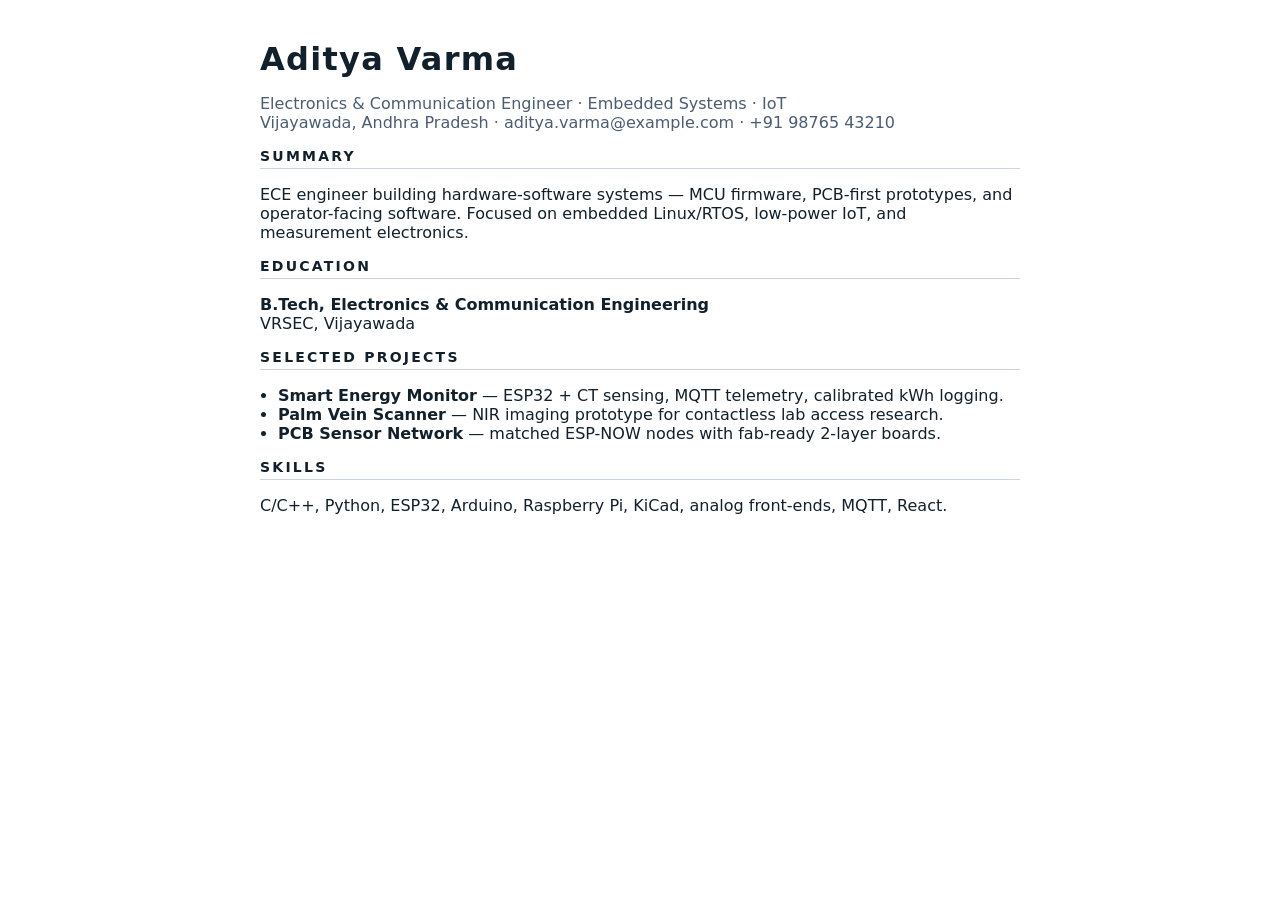
<file: resume.html>
<!doctype html>
<html lang="en">
  <head>
    <meta charset="UTF-8" />
    <meta name="viewport" content="width=device-width, initial-scale=1.0" />
    <title>Aditya Varma — Resume</title>
    <style>
      :root { color-scheme: light; }
      body { font-family: Inter, system-ui, sans-serif; max-width: 760px; margin: 40px auto; padding: 0 20px; color: #12202c; }
      h1 { margin: 0; letter-spacing: 0.04em; }
      .muted { color: #4b5c73; }
      h2 { border-bottom: 1px solid #c9d5e3; padding-bottom: 4px; font-size: 14px; letter-spacing: 0.16em; text-transform: uppercase; }
      ul { padding-left: 18px; }
    </style>
  </head>
  <body>
    <h1>Aditya Varma</h1>
    <p class="muted">Electronics &amp; Communication Engineer · Embedded Systems · IoT<br />
    Vijayawada, Andhra Pradesh · aditya.varma@example.com · +91 98765 43210</p>
    <h2>Summary</h2>
    <p>ECE engineer building hardware-software systems — MCU firmware, PCB-first prototypes, and operator-facing software. Focused on embedded Linux/RTOS, low-power IoT, and measurement electronics.</p>
    <h2>Education</h2>
    <p><strong>B.Tech, Electronics &amp; Communication Engineering</strong><br />VRSEC, Vijayawada</p>
    <h2>Selected Projects</h2>
    <ul>
      <li><strong>Smart Energy Monitor</strong> — ESP32 + CT sensing, MQTT telemetry, calibrated kWh logging.</li>
      <li><strong>Palm Vein Scanner</strong> — NIR imaging prototype for contactless lab access research.</li>
      <li><strong>PCB Sensor Network</strong> — matched ESP-NOW nodes with fab-ready 2-layer boards.</li>
    </ul>
    <h2>Skills</h2>
    <p>C/C++, Python, ESP32, Arduino, Raspberry Pi, KiCad, analog front-ends, MQTT, React.</p>
  </body>
</html>
</file>
